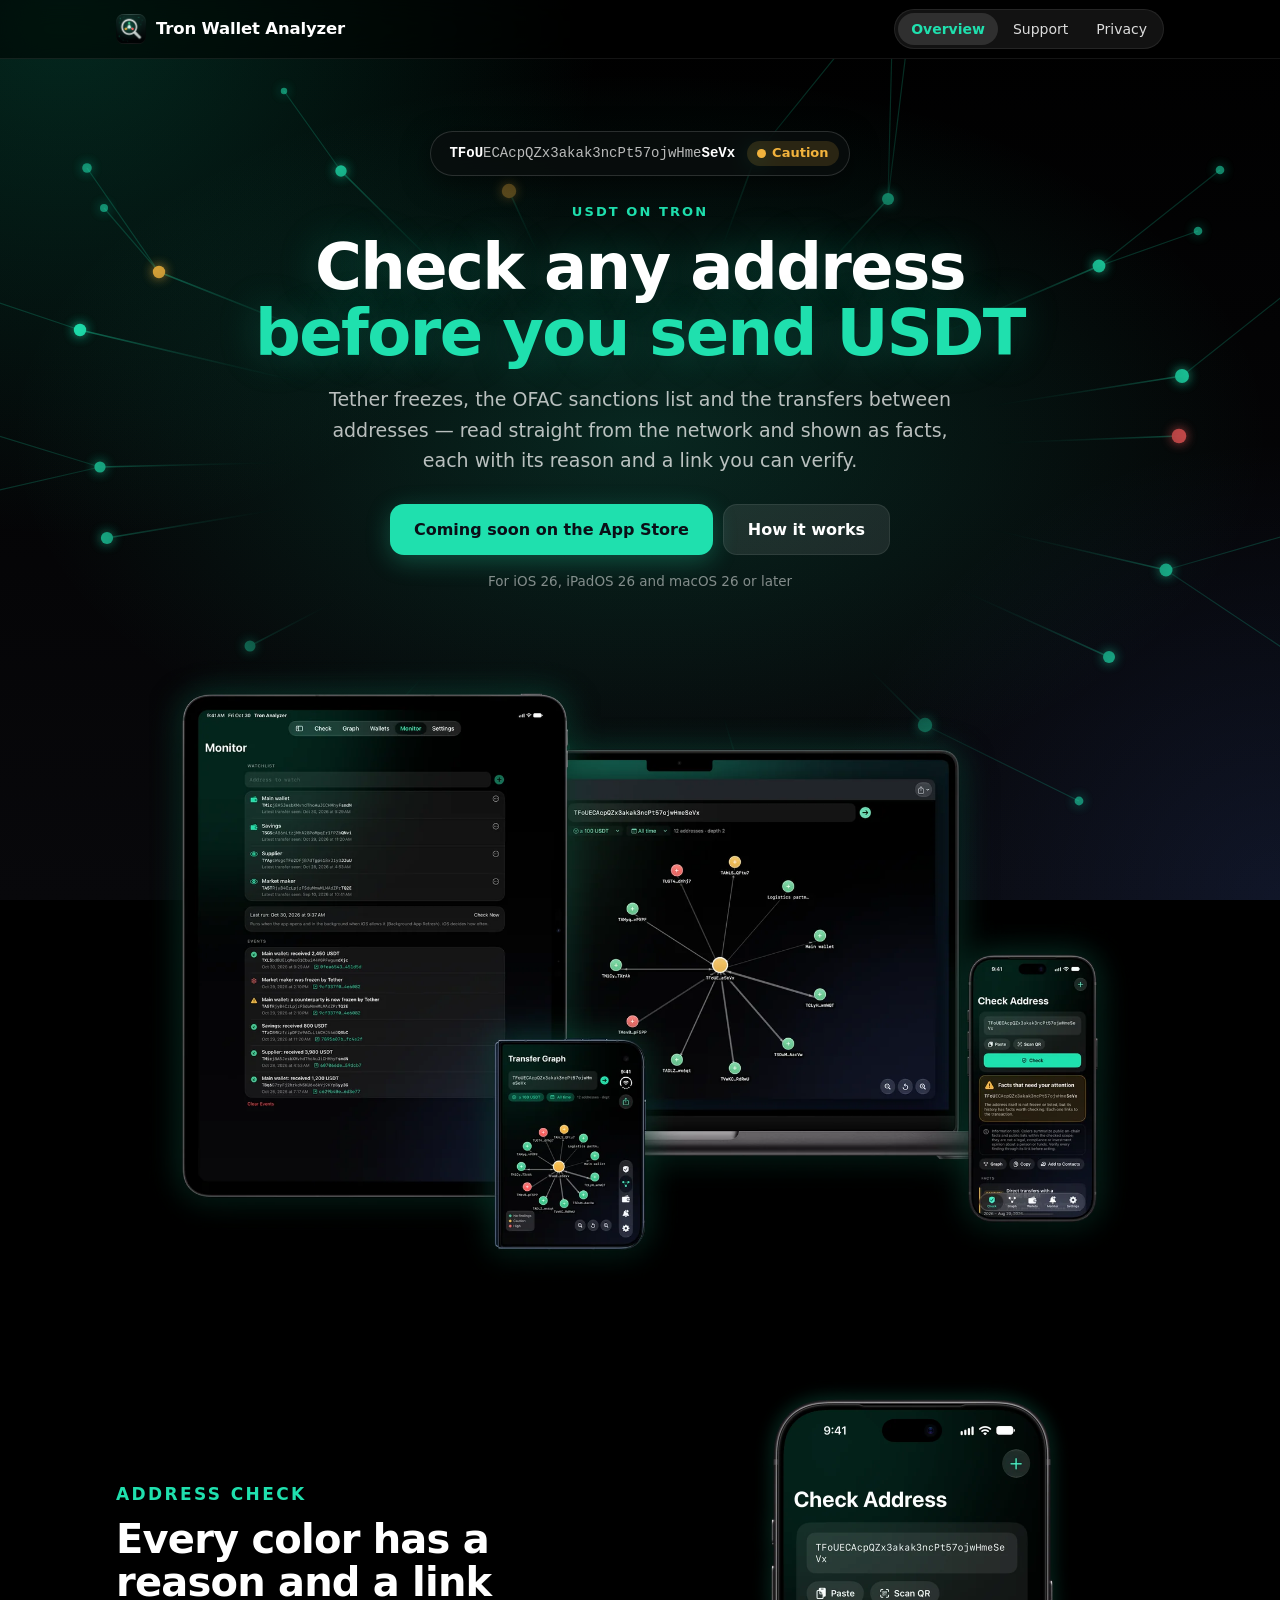
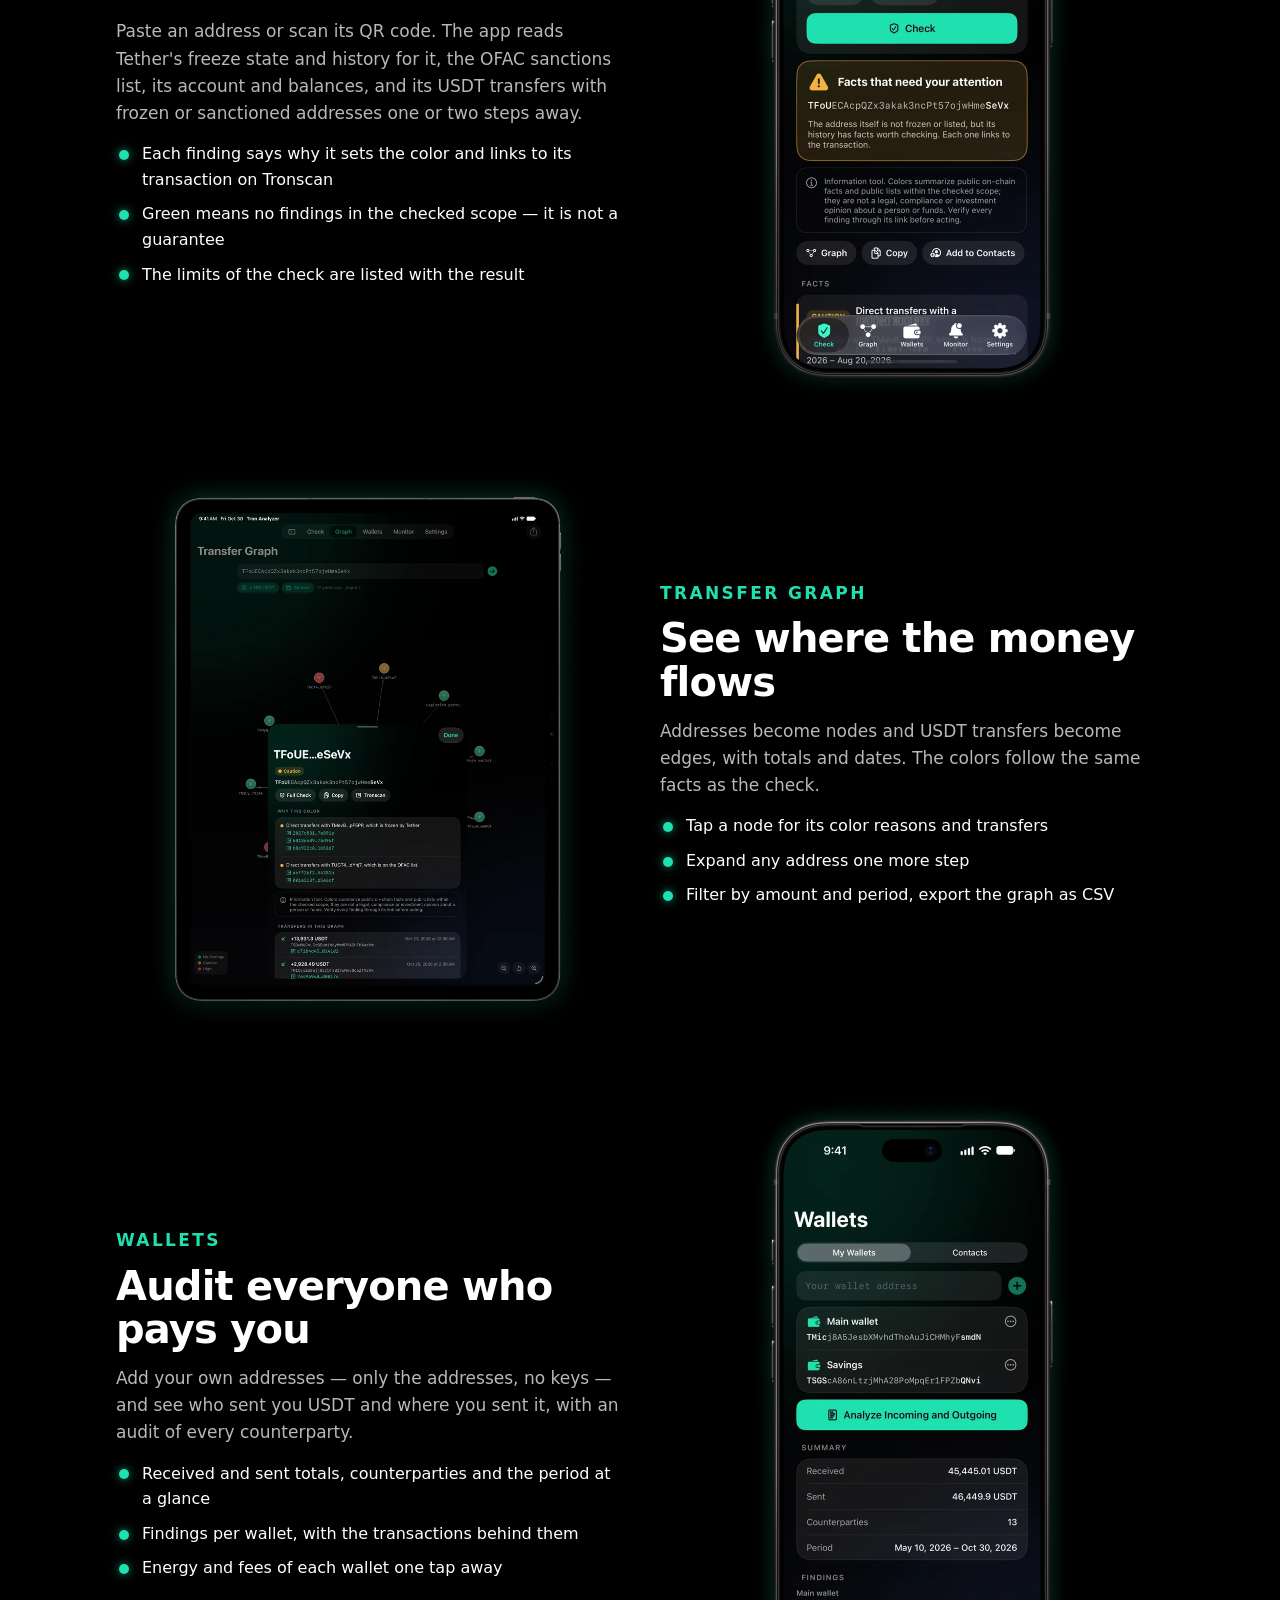
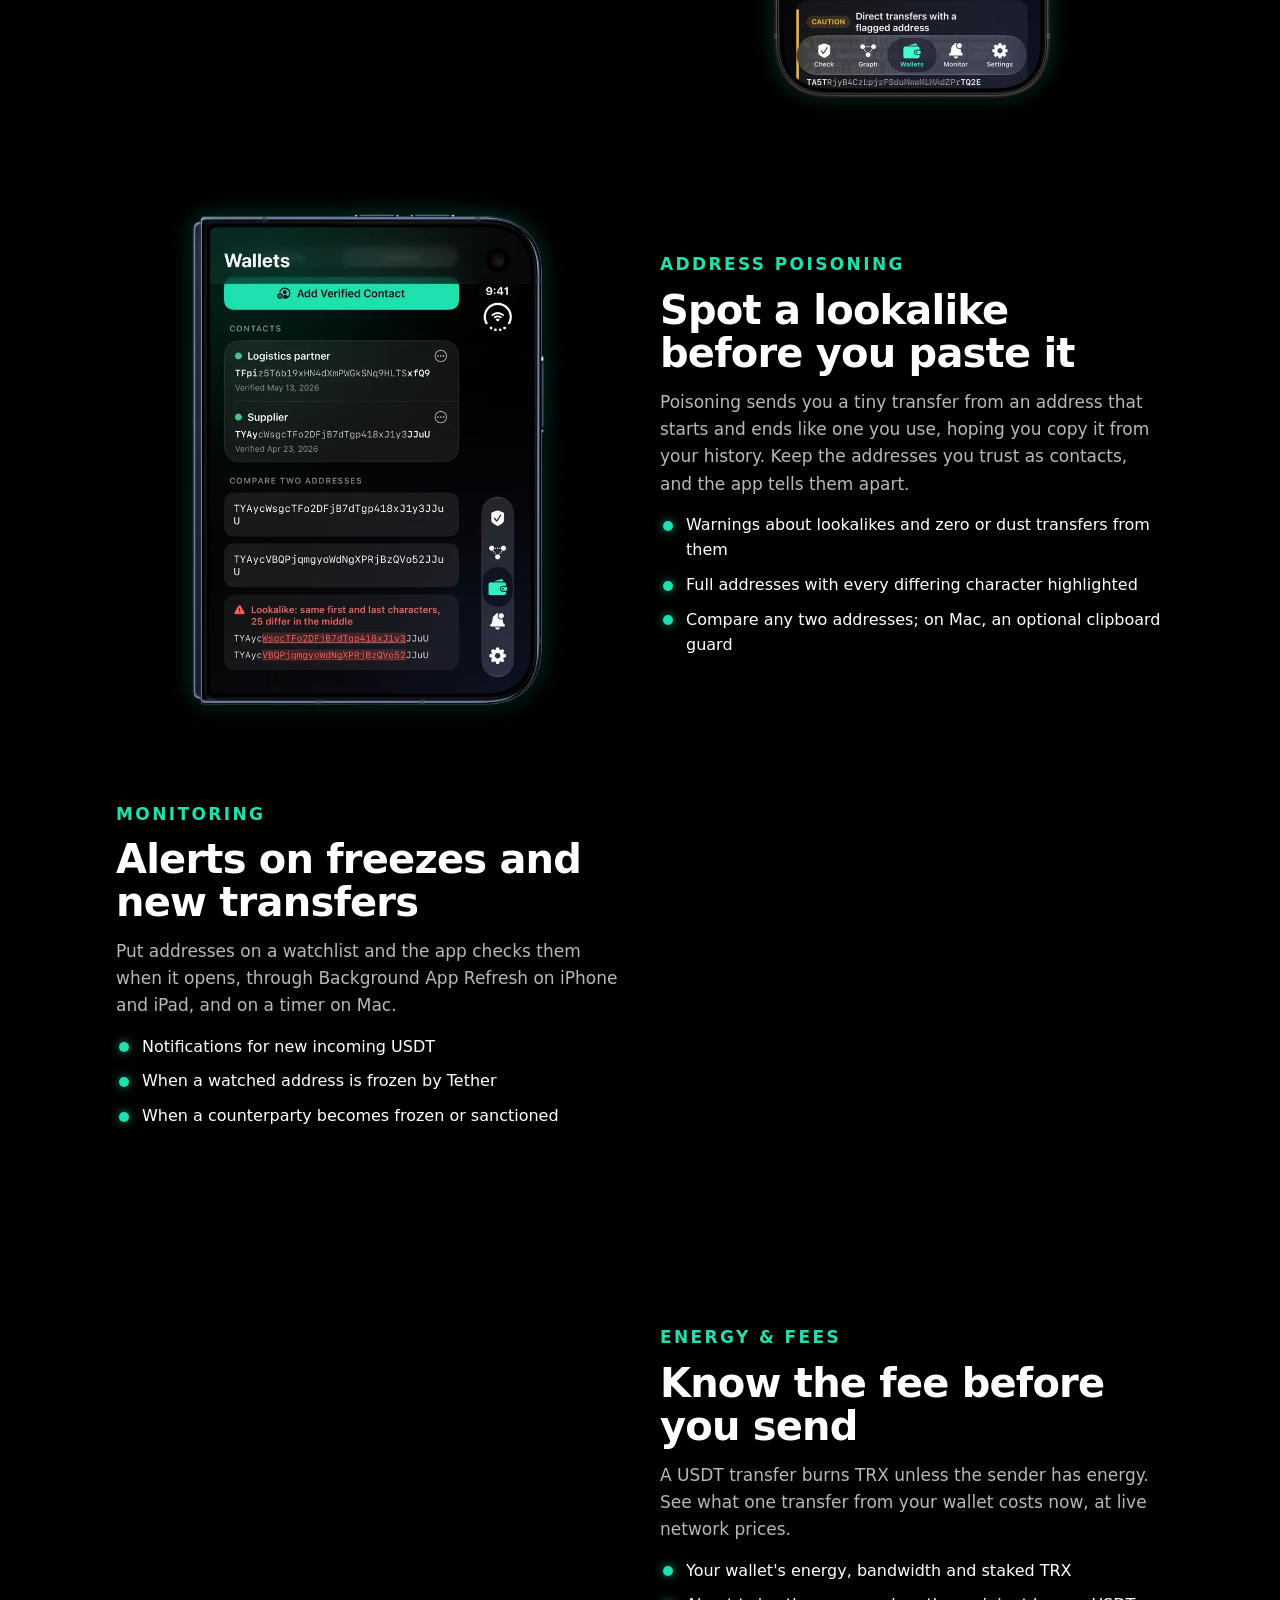
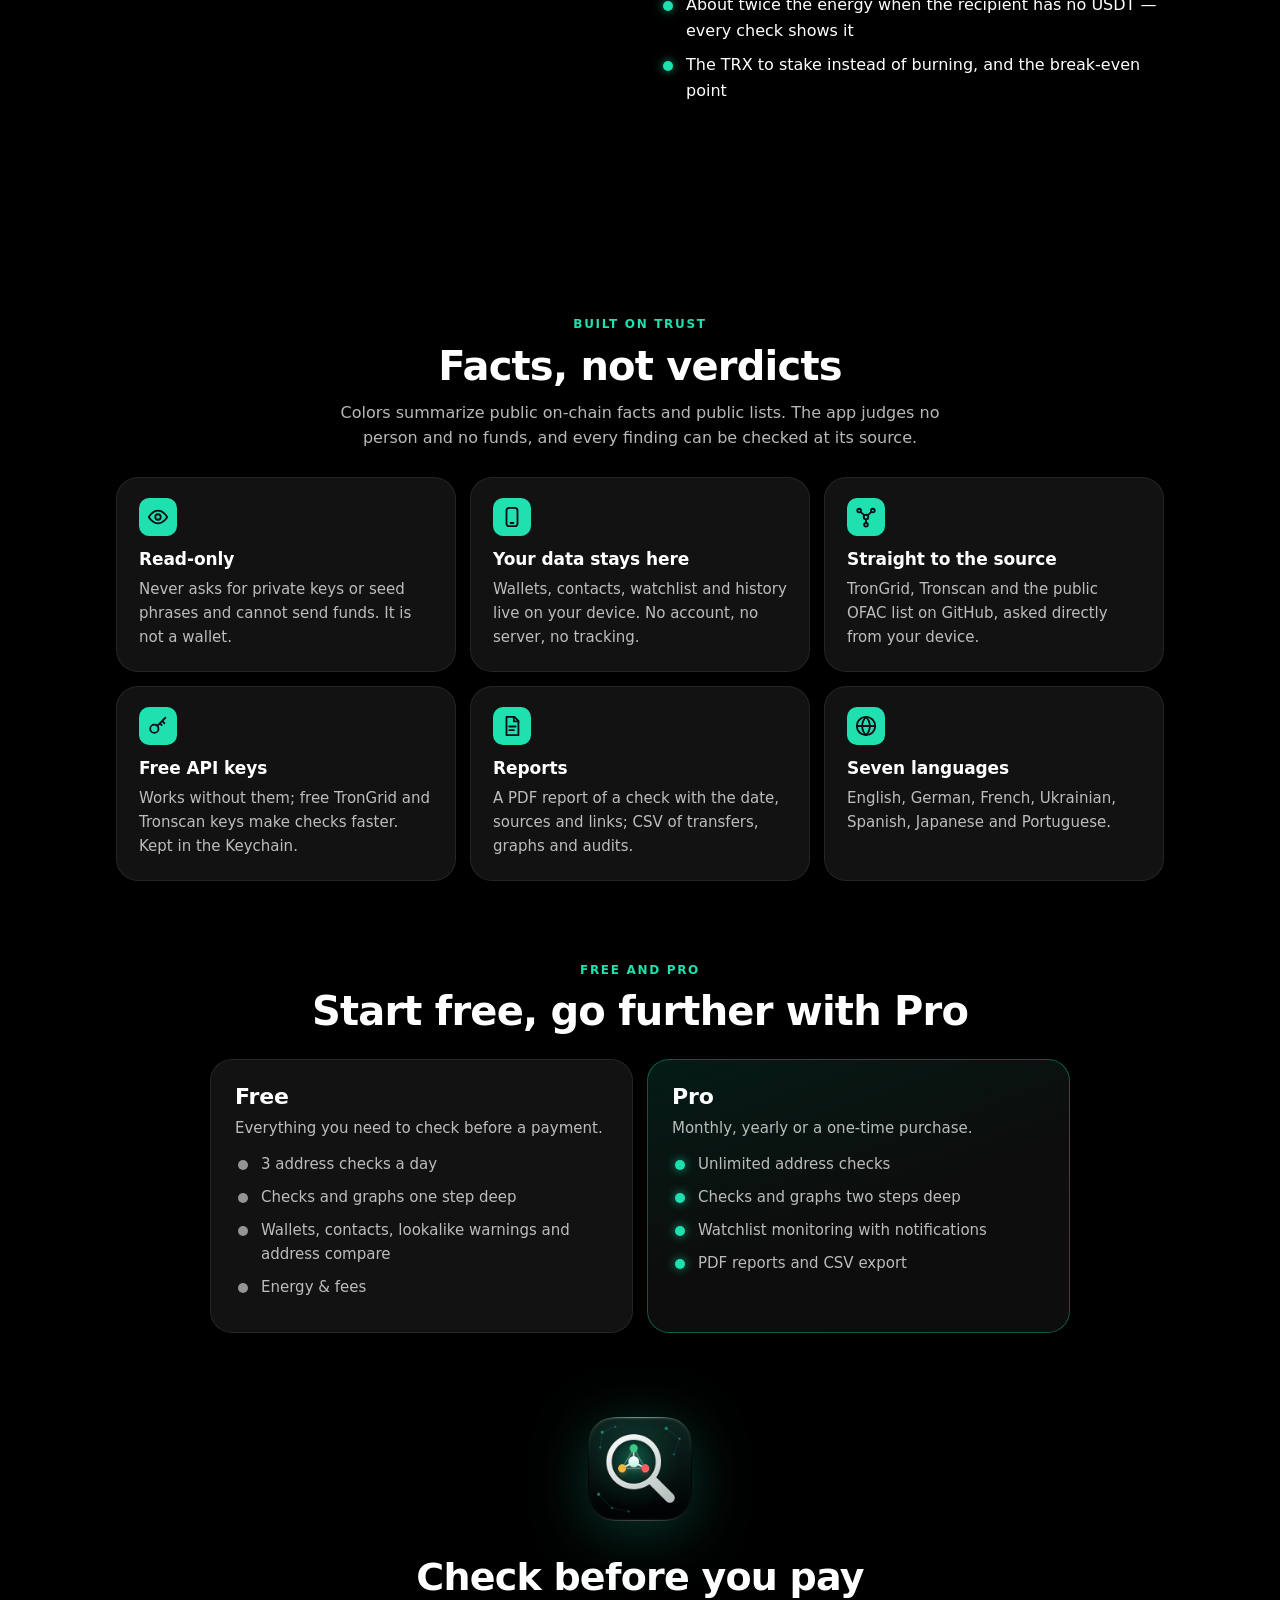
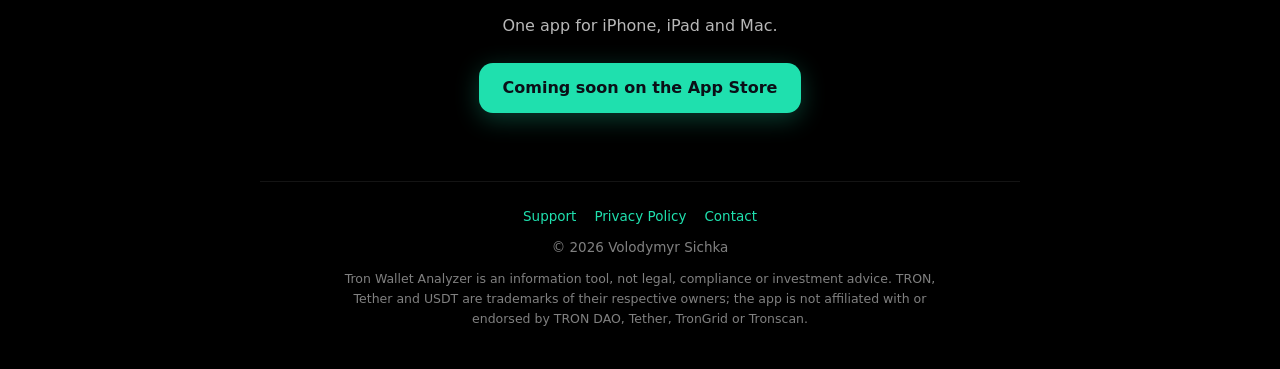
<file: index.html>
<!DOCTYPE html>
<html lang="en">
  <head>
    <meta charset="UTF-8" />
    <meta name="viewport" content="width=device-width, initial-scale=1" />
    <title>Tron Wallet Analyzer</title>
    <meta http-equiv="refresh" content="0; url=marketing.html" />
    <link rel="canonical" href="https://vybgss.github.io/tron-wallet-analyzer-docs/marketing.html" />
    <link rel="icon" type="image/png" href="assets/favicon.png" />
  </head>
  <body>
    <p><a href="marketing.html">Tron Wallet Analyzer</a></p>
  </body>
</html>
</file>
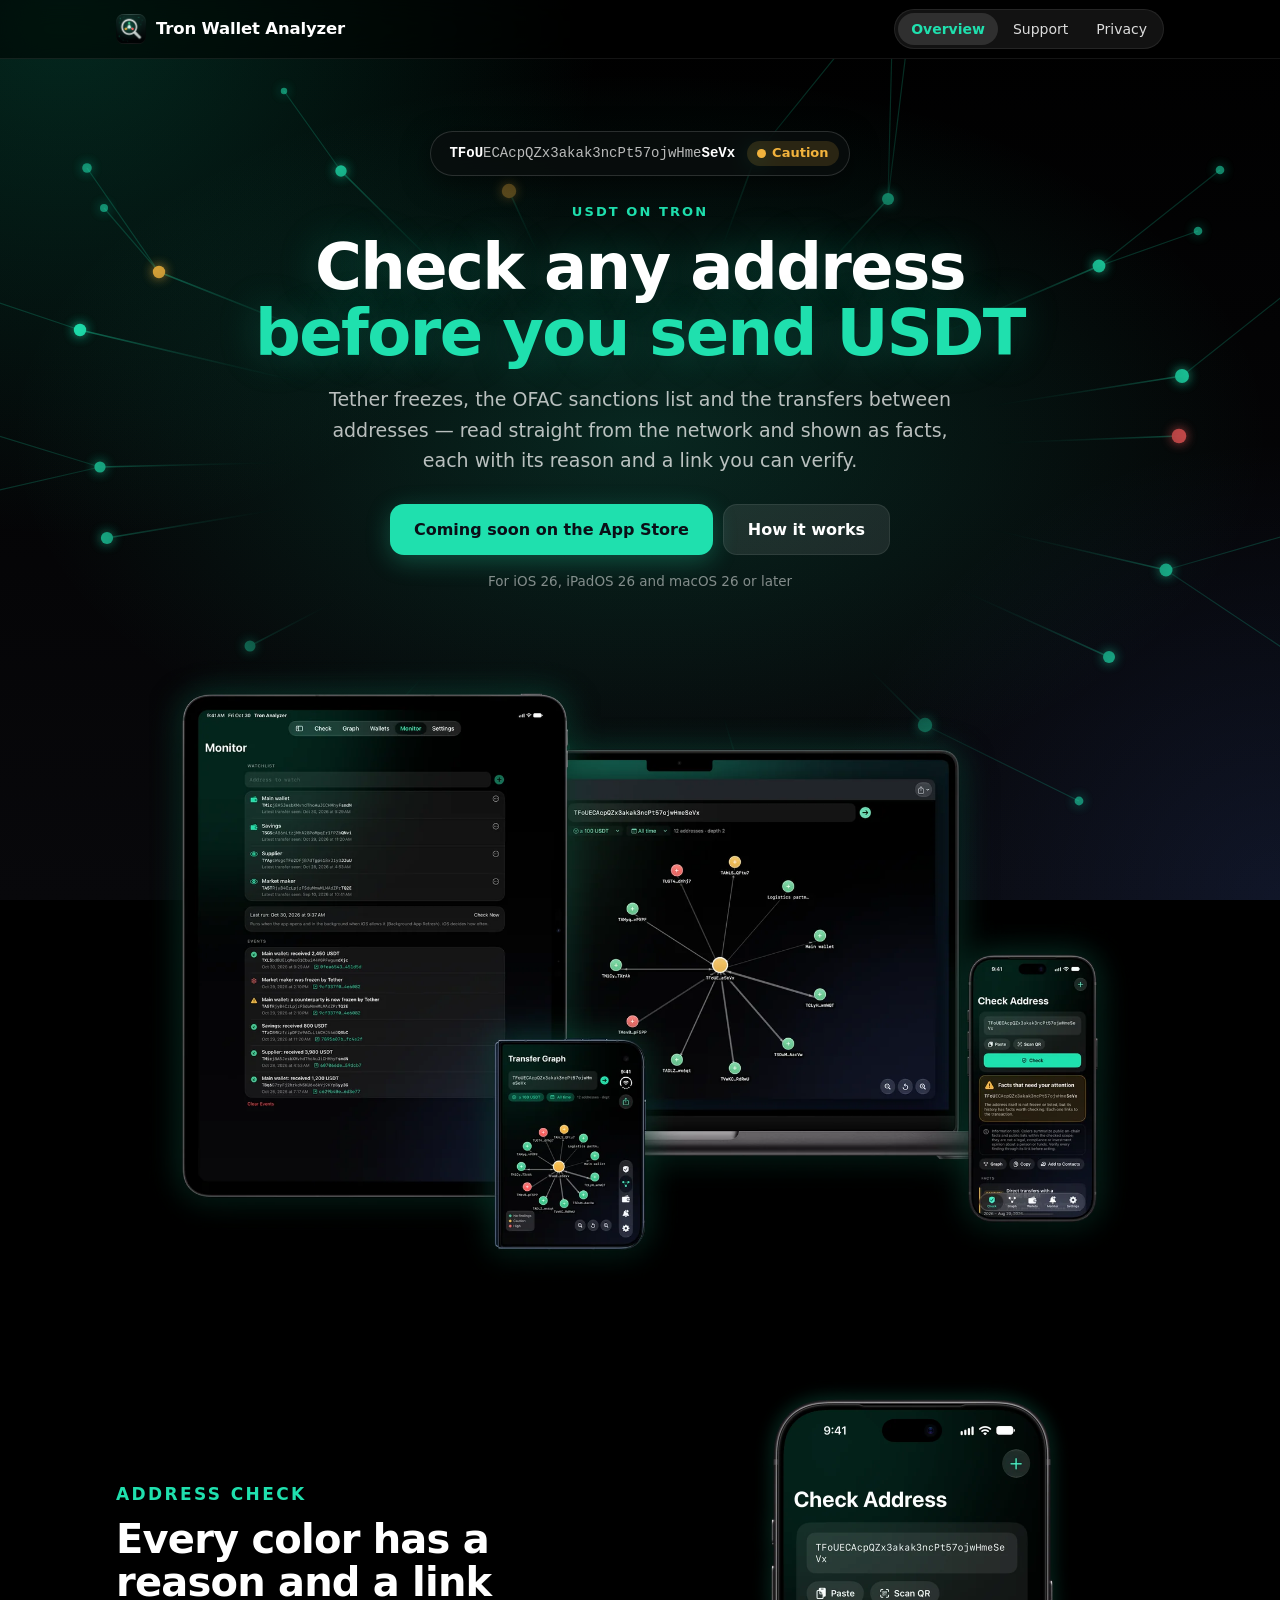
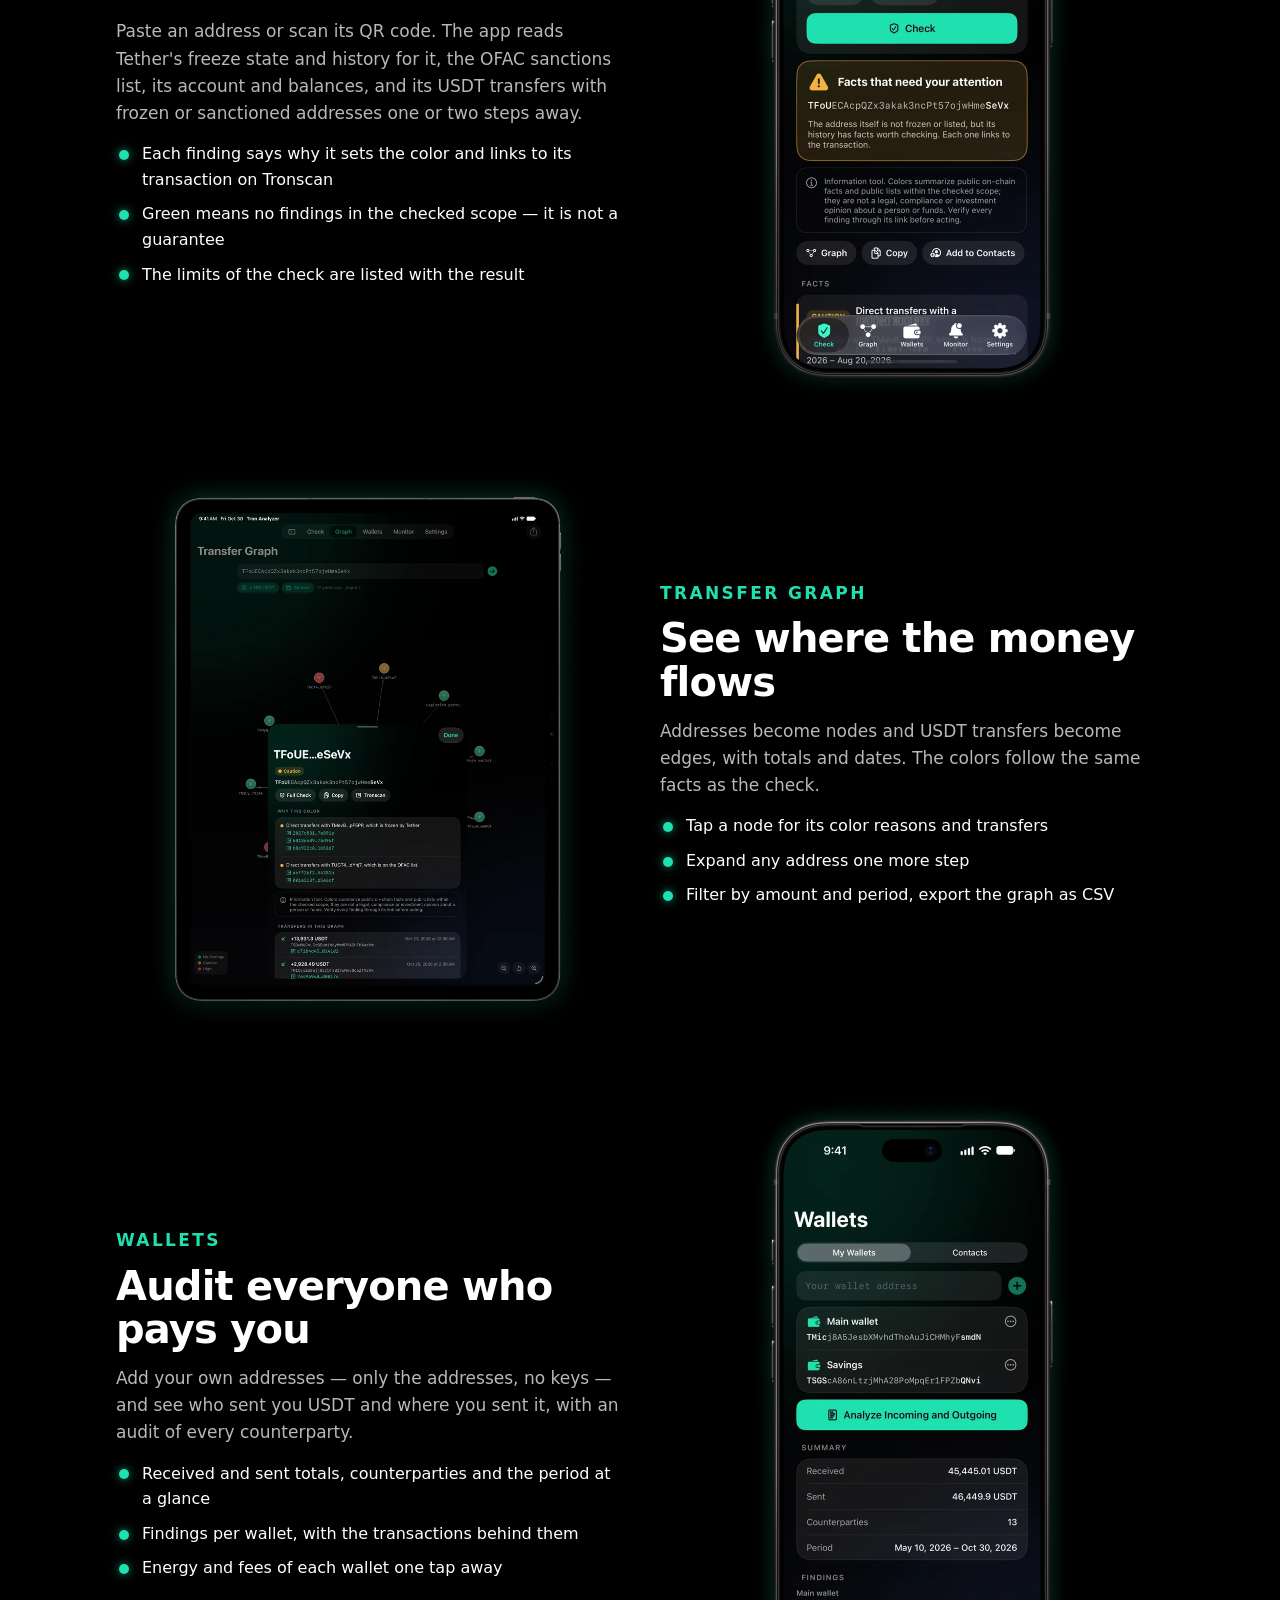
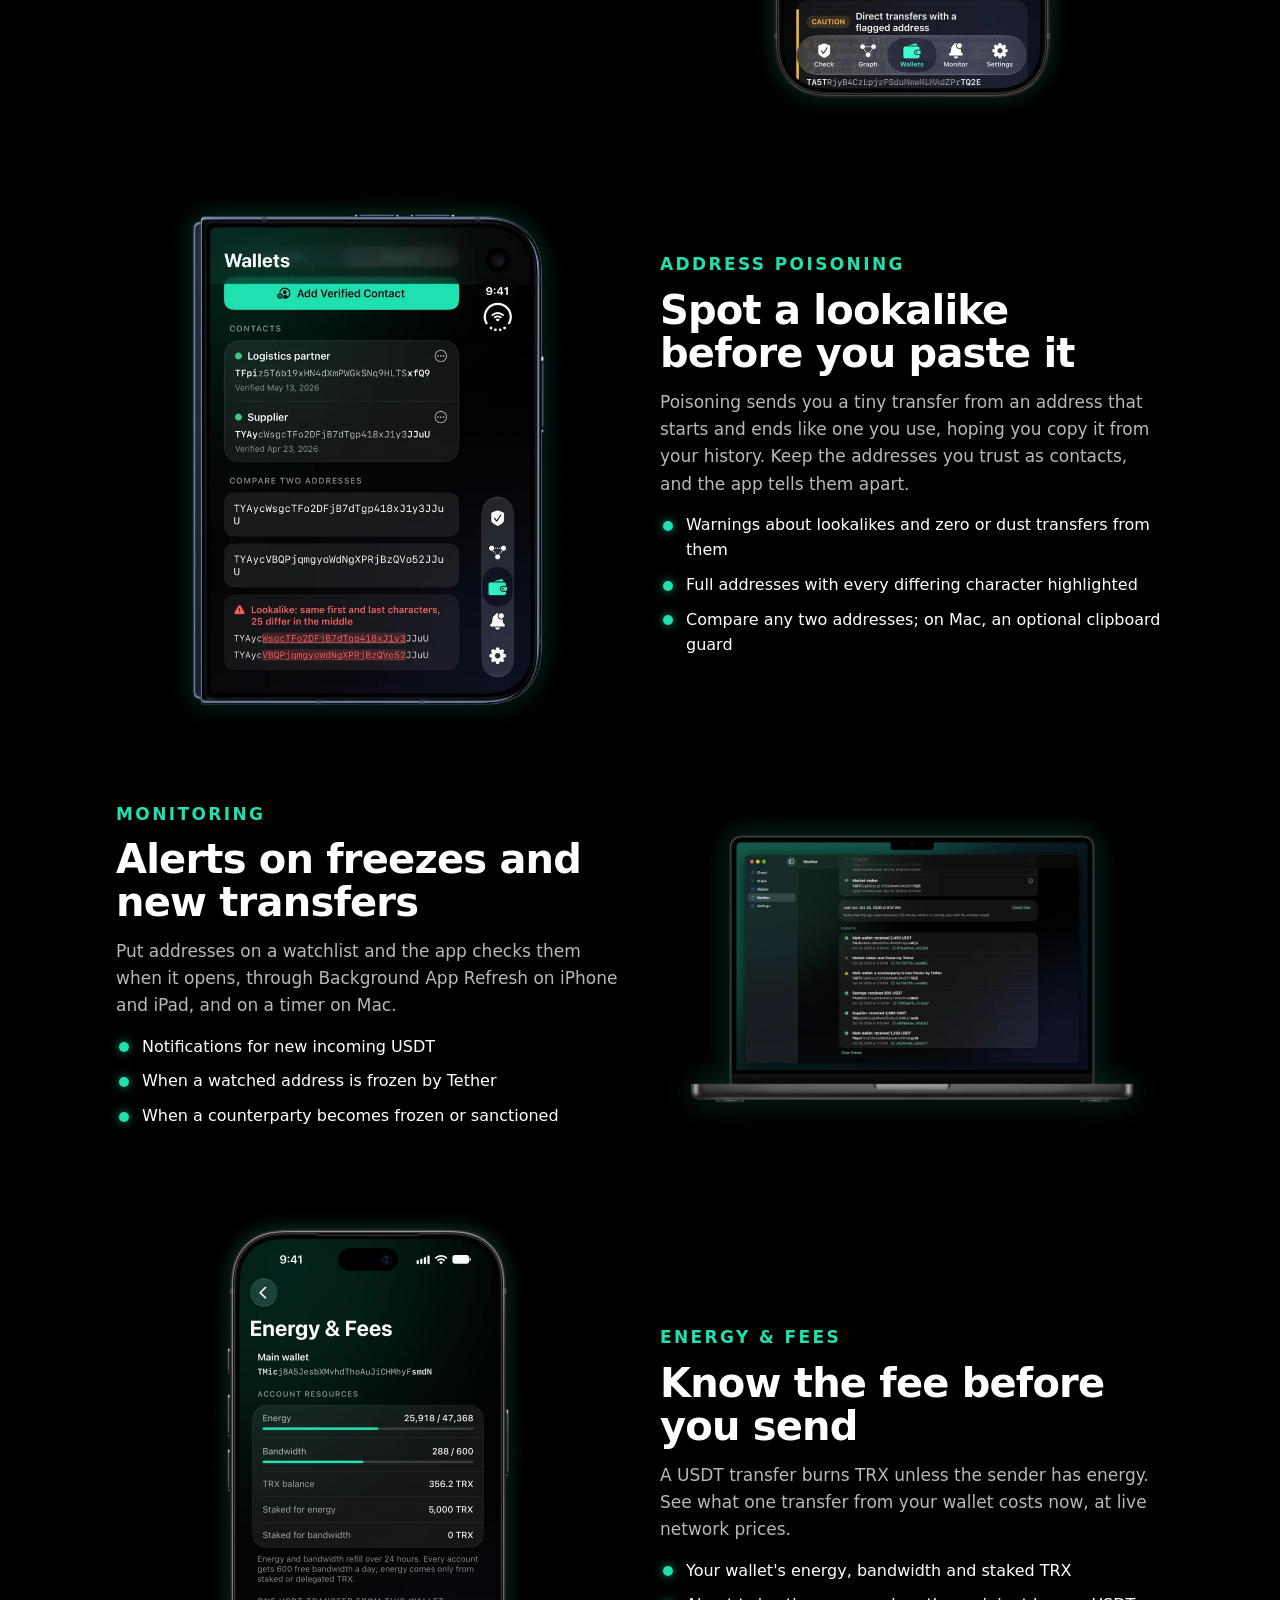
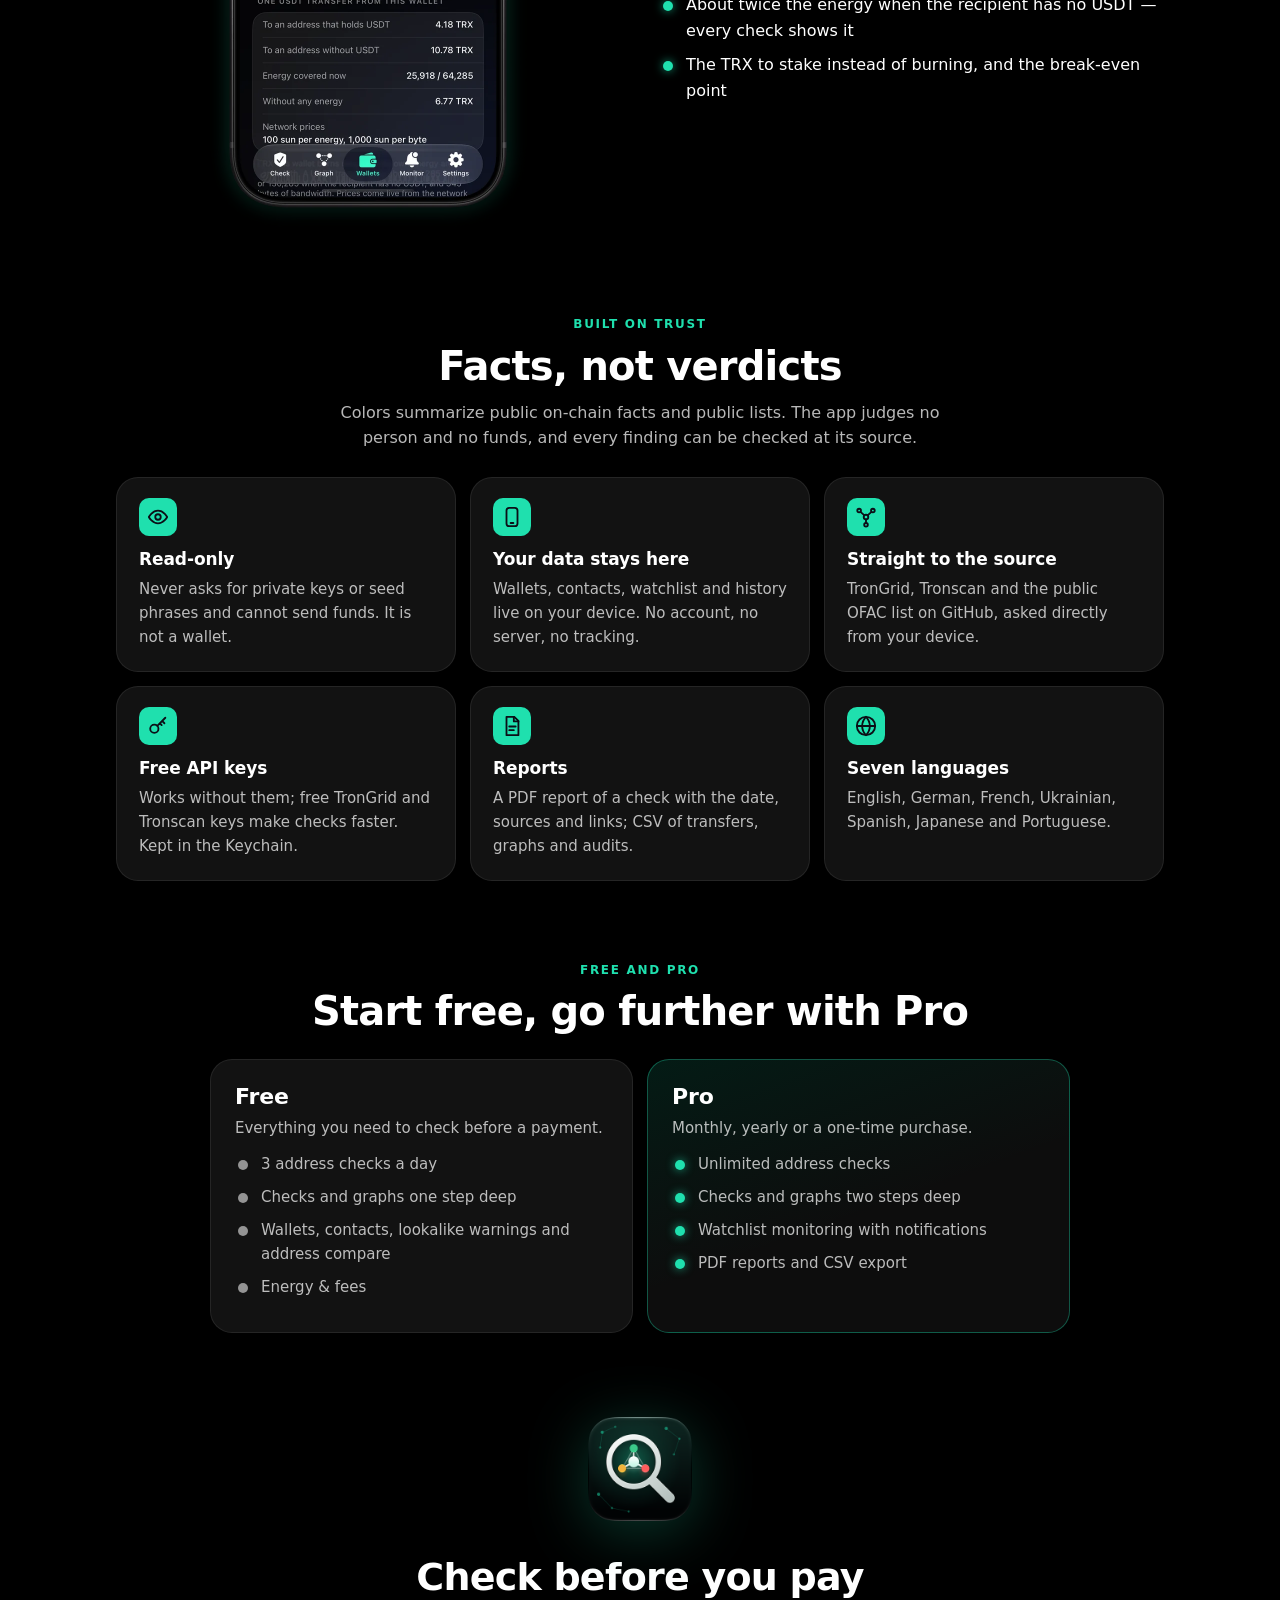
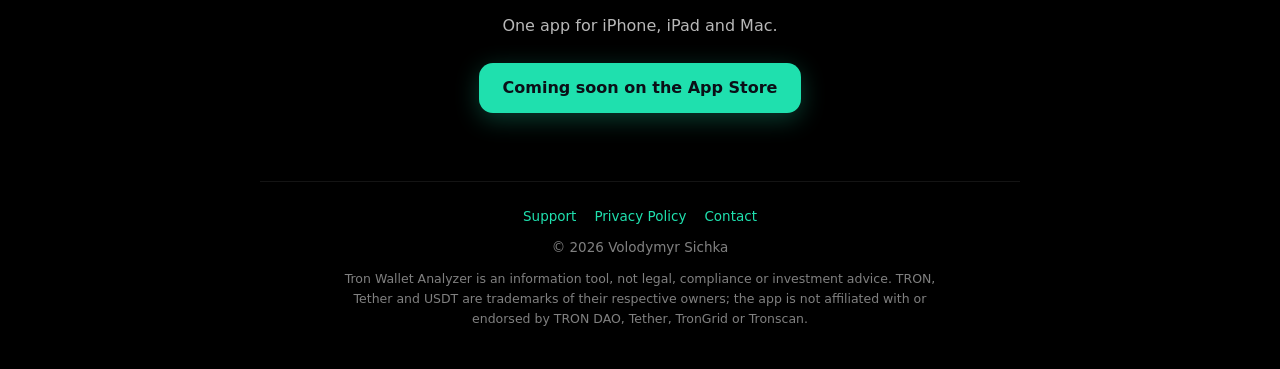
<file: marketing.html>
<!DOCTYPE html>
<html lang="en">

<head>
  <meta charset="UTF-8" />
  <meta name="viewport" content="width=device-width, initial-scale=1, viewport-fit=cover" />
  <title>Tron Wallet Analyzer — check a Tron address before you send USDT</title>
  <meta name="description"
    content="Tron Wallet Analyzer checks Tron addresses that send or receive USDT: Tether freezes, the OFAC sanctions list and transfers between addresses, every finding with its reason and a link. On iPhone, iPad and Mac." />
  <meta name="theme-color" content="#000000" />
  <meta property="og:type" content="website" />
  <meta property="og:title" content="Tron Wallet Analyzer — facts behind every address" />
  <meta property="og:description"
    content="Check a Tron address before you send USDT: Tether freezes, the OFAC list and transfers, every finding with its reason and a link." />
  <meta property="og:image" content="https://vybgss.github.io/tron-wallet-analyzer-docs/assets/og-image.jpg" />
  <meta name="twitter:card" content="summary_large_image" />
  <link rel="icon" type="image/png" href="assets/favicon.png" />
  <link rel="apple-touch-icon" href="assets/apple-touch-icon.png" />
  <link rel="stylesheet" href="assets/site.css" />
</head>

<body>
  <header class="bar">
    <div class="bar-inner">
      <a class="brand" href="marketing.html"><img src="assets/icon.png" alt="" /><span>Tron Wallet Analyzer</span></a>
      <nav class="nav" aria-label="Site">
        <a href="marketing.html" aria-current="page">Overview</a>
        <a href="support.html">Support</a>
        <a href="privacy-policy.html">Privacy</a>
      </nav>
    </div>
  </header>

  <main>
    <section class="hero">
      <div class="hero-inner">
        <!-- An address as the check shows it: the ends that people compare in bold, then its color. -->
        <div class="chip" aria-hidden="true">
          <span class="addr"><b>TFoU</b>ECAcpQZx3akak3ncPt57ojwHme<b>SeVx</b></span>
          <span class="badge caution">Caution</span>
        </div>

        <p class="kicker">USDT on TRON</p>
        <h1>Check any address<br /> <span class="mint">before you send USDT</span></h1>
        <p class="lede">
          Tether freezes, the OFAC sanctions list and the transfers between addresses — read
          straight from the network and shown as facts, each with its reason and a link you can
          verify.
        </p>
        <div class="actions">
          <!-- Becomes a link to the App Store page once the app is out. -->
          <span class="button primary">Coming soon on the App Store</span>
          <a class="button ghost" href="support.html">How it works</a>
        </div>
        <p class="requires">For iOS 26, iPadOS 26 and macOS 26 or later</p>

        <img class="devices" src="assets/img/hero-devices.webp" width="1800" height="1183"
          alt="Tron Wallet Analyzer on iPad, MacBook, iPhone Duo and iPhone, showing the watchlist, a transfer graph and an address check" />
      </div>
    </section>

    <div class="wide">
      <section class="feature">
        <div class="feature-text">
          <p class="label">Address check</p>
          <h2>Every color has a reason and a link</h2>
          <p>
            Paste an address or scan its QR code. The app reads Tether's freeze state and history
            for it, the OFAC sanctions list, its account and balances, and its USDT transfers
            with frozen or sanctioned addresses one or two steps away.
          </p>
          <ul class="nodes">
            <li>Each finding says why it sets the color and links to its transaction on Tronscan</li>
            <li>Green means no findings in the checked scope — it is not a guarantee</li>
            <li>The limits of the check are listed with the result</li>
          </ul>
        </div>
        <div class="feature-art">
          <img class="phone" src="assets/img/phone-check.webp" width="640" height="1236" loading="lazy"
            alt="iPhone showing an address check in yellow: facts that need your attention, with direct transfers with a flagged address and links to the transactions" />
        </div>
      </section>

      <section class="feature flip">
        <div class="feature-text">
          <p class="label">Transfer graph</p>
          <h2>See where the money flows</h2>
          <p>
            Addresses become nodes and USDT transfers become edges, with totals and dates. The
            colors follow the same facts as the check.
          </p>
          <ul class="nodes">
            <li>Tap a node for its color reasons and transfers</li>
            <li>Expand any address one more step</li>
            <li>Filter by amount and period, export the graph as CSV</li>
          </ul>
        </div>
        <div class="feature-art">
          <img class="tablet" src="assets/img/ipad-graph.webp" width="860" height="1091" loading="lazy"
            alt="iPad showing a transfer graph with the card of the root address open: why it is yellow and the transfers in the graph" />
        </div>
      </section>

      <section class="feature">
        <div class="feature-text">
          <p class="label">Wallets</p>
          <h2>Audit everyone who pays you</h2>
          <p>
            Add your own addresses — only the addresses, no keys — and see who sent you USDT and
            where you sent it, with an audit of every counterparty.
          </p>
          <ul class="nodes">
            <li>Received and sent totals, counterparties and the period at a glance</li>
            <li>Findings per wallet, with the transactions behind them</li>
            <li>Energy and fees of each wallet one tap away</li>
          </ul>
        </div>
        <div class="feature-art">
          <img class="phone" src="assets/img/phone-wallets.webp" width="640" height="1236" loading="lazy"
            alt="iPhone showing My Wallets with two wallets, the summary of received and sent USDT and the findings" />
        </div>
      </section>

      <section class="feature flip">
        <div class="feature-text">
          <p class="label">Address poisoning</p>
          <h2>Spot a lookalike before you paste it</h2>
          <p>
            Poisoning sends you a tiny transfer from an address that starts and ends like one you
            use, hoping you copy it from your history. Keep the addresses you trust as contacts,
            and the app tells them apart.
          </p>
          <ul class="nodes">
            <li>Warnings about lookalikes and zero or dust transfers from them</li>
            <li>Full addresses with every differing character highlighted</li>
            <li>Compare any two addresses; on Mac, an optional clipboard guard</li>
          </ul>
        </div>
        <div class="feature-art">
          <img class="duo" src="assets/img/duo-spoofing.webp" width="700" height="943" loading="lazy"
            alt="iPhone Duo showing two contacts and the comparison of a contact's address with a lookalike that shares its first and last characters" />
        </div>
      </section>

      <section class="feature">
        <div class="feature-text">
          <p class="label">Monitoring</p>
          <h2>Alerts on freezes and new transfers</h2>
          <p>
            Put addresses on a watchlist and the app checks them when it opens, through
            Background App Refresh on iPhone and iPad, and on a timer on Mac.
          </p>
          <ul class="nodes">
            <li>Notifications for new incoming USDT</li>
            <li>When a watched address is frozen by Tether</li>
            <li>When a counterparty becomes frozen or sanctioned</li>
          </ul>
        </div>
        <div class="feature-art">
          <img class="laptop" src="assets/img/mac-monitor.webp" width="1278" height="834" loading="lazy"
            alt="MacBook showing the Monitor tab with the last run and events: incoming USDT, an address frozen by Tether and a counterparty that is now frozen" />
        </div>
      </section>

      <section class="feature flip">
        <div class="feature-text">
          <p class="label">Energy &amp; fees</p>
          <h2>Know the fee before you send</h2>
          <p>
            A USDT transfer burns TRX unless the sender has energy. See what one transfer from
            your wallet costs now, at live network prices.
          </p>
          <ul class="nodes">
            <li>Your wallet's energy, bandwidth and staked TRX</li>
            <li>About twice the energy when the recipient has no USDT — every check shows it</li>
            <li>The TRX to stake instead of burning, and the break-even point</li>
          </ul>
        </div>
        <div class="feature-art">
          <img class="phone" src="assets/img/phone-energy.webp" width="640" height="1236" loading="lazy"
            alt="iPhone showing Energy & Fees of the main wallet: energy and bandwidth bars and the TRX one USDT transfer burns" />
        </div>
      </section>

      <section>
        <div class="section-head">
          <p class="label">Built on trust</p>
          <h2>Facts, not verdicts</h2>
          <p>Colors summarize public on-chain facts and public lists. The app judges no person and no funds, and every finding can be checked at its source.</p>
        </div>
        <div class="grid">
          <div class="card">
            <svg class="glyph" viewBox="0 0 24 24" aria-hidden="true">
              <path d="M2 12s3.6-7 10-7 10 7 10 7-3.6 7-10 7S2 12 2 12z" />
              <circle cx="12" cy="12" r="3" />
            </svg>
            <h3>Read-only</h3>
            <p>Never asks for private keys or seed phrases and cannot send funds. It is not a wallet.</p>
          </div>
          <div class="card">
            <svg class="glyph" viewBox="0 0 24 24" aria-hidden="true">
              <rect x="6" y="2" width="12" height="20" rx="3" />
              <path d="M10.5 18.5h3" />
            </svg>
            <h3>Your data stays here</h3>
            <p>Wallets, contacts, watchlist and history live on your device. No account, no server, no tracking.</p>
          </div>
          <div class="card">
            <svg class="glyph" viewBox="0 0 24 24" aria-hidden="true">
              <circle cx="12" cy="12" r="2.5" />
              <circle cx="4.5" cy="5" r="2" />
              <circle cx="19.5" cy="5" r="2" />
              <circle cx="12" cy="20.5" r="2" />
              <path d="M10.3 10.3 6 6.4M13.7 10.3 18 6.4M12 14.5v4" />
            </svg>
            <h3>Straight to the source</h3>
            <p>TronGrid, Tronscan and the public OFAC list on GitHub, asked directly from your device.</p>
          </div>
          <div class="card">
            <svg class="glyph" viewBox="0 0 24 24" aria-hidden="true">
              <circle cx="8" cy="15" r="4.5" />
              <path d="M11.2 11.8 20 3M16.5 6.5l2.5 2.5M14 9l2 2" />
            </svg>
            <h3>Free API keys</h3>
            <p>Works without them; free TronGrid and Tronscan keys make checks faster. Kept in the Keychain.</p>
          </div>
          <div class="card">
            <svg class="glyph" viewBox="0 0 24 24" aria-hidden="true">
              <path d="M6 2h8.5L19 6.5V22H6z" />
              <path d="M14 2v5h5M9 12.5h7M9 16.5h5" />
            </svg>
            <h3>Reports</h3>
            <p>A PDF report of a check with the date, sources and links; CSV of transfers, graphs and audits.</p>
          </div>
          <div class="card">
            <svg class="glyph" viewBox="0 0 24 24" aria-hidden="true">
              <circle cx="12" cy="12" r="10" />
              <path d="M2 12h20M12 2c2.8 2.9 4.2 6.2 4.2 10s-1.4 7.1-4.2 10c-2.8-2.9-4.2-6.2-4.2-10S9.2 4.9 12 2z" />
            </svg>
            <h3>Seven languages</h3>
            <p>English, German, French, Ukrainian, Spanish, Japanese and Portuguese.</p>
          </div>
        </div>
      </section>

      <section>
        <div class="section-head">
          <p class="label">Free and Pro</p>
          <h2>Start free, go further with Pro</h2>
        </div>
        <div class="plans">
          <div class="card">
            <h3>Free</h3>
            <p>Everything you need to check before a payment.</p>
            <ul class="nodes">
              <li>3 address checks a day</li>
              <li>Checks and graphs one step deep</li>
              <li>Wallets, contacts, lookalike warnings and address compare</li>
              <li>Energy &amp; fees</li>
            </ul>
          </div>
          <div class="card pro">
            <h3>Pro</h3>
            <p>Monthly, yearly or a one-time purchase.</p>
            <ul class="nodes">
              <li>Unlimited address checks</li>
              <li>Checks and graphs two steps deep</li>
              <li>Watchlist monitoring with notifications</li>
              <li>PDF reports and CSV export</li>
            </ul>
          </div>
        </div>
      </section>

      <section class="closing">
        <img src="assets/icon.png" width="104" height="104" alt="Tron Wallet Analyzer app icon" />
        <h2>Check before you pay</h2>
        <p>One app for iPhone, iPad and Mac.</p>
        <!-- Becomes a link to the App Store page once the app is out. -->
        <span class="button primary">Coming soon on the App Store</span>
      </section>
    </div>
  </main>

  <footer class="foot">
    <nav aria-label="Footer">
      <a href="support.html">Support</a>
      <a href="privacy-policy.html">Privacy Policy</a>
      <a href="mailto:volodymyr.sichka@gmail.com">Contact</a>
    </nav>
    <p>© 2026 Volodymyr Sichka</p>
    <p class="legal">Tron Wallet Analyzer is an information tool, not legal, compliance or investment
      advice. TRON, Tether and USDT are trademarks of their respective owners; the app is not
      affiliated with or endorsed by TRON DAO, Tether, TronGrid or Tronscan.</p>
  </footer>
</body>

</html>
</file>
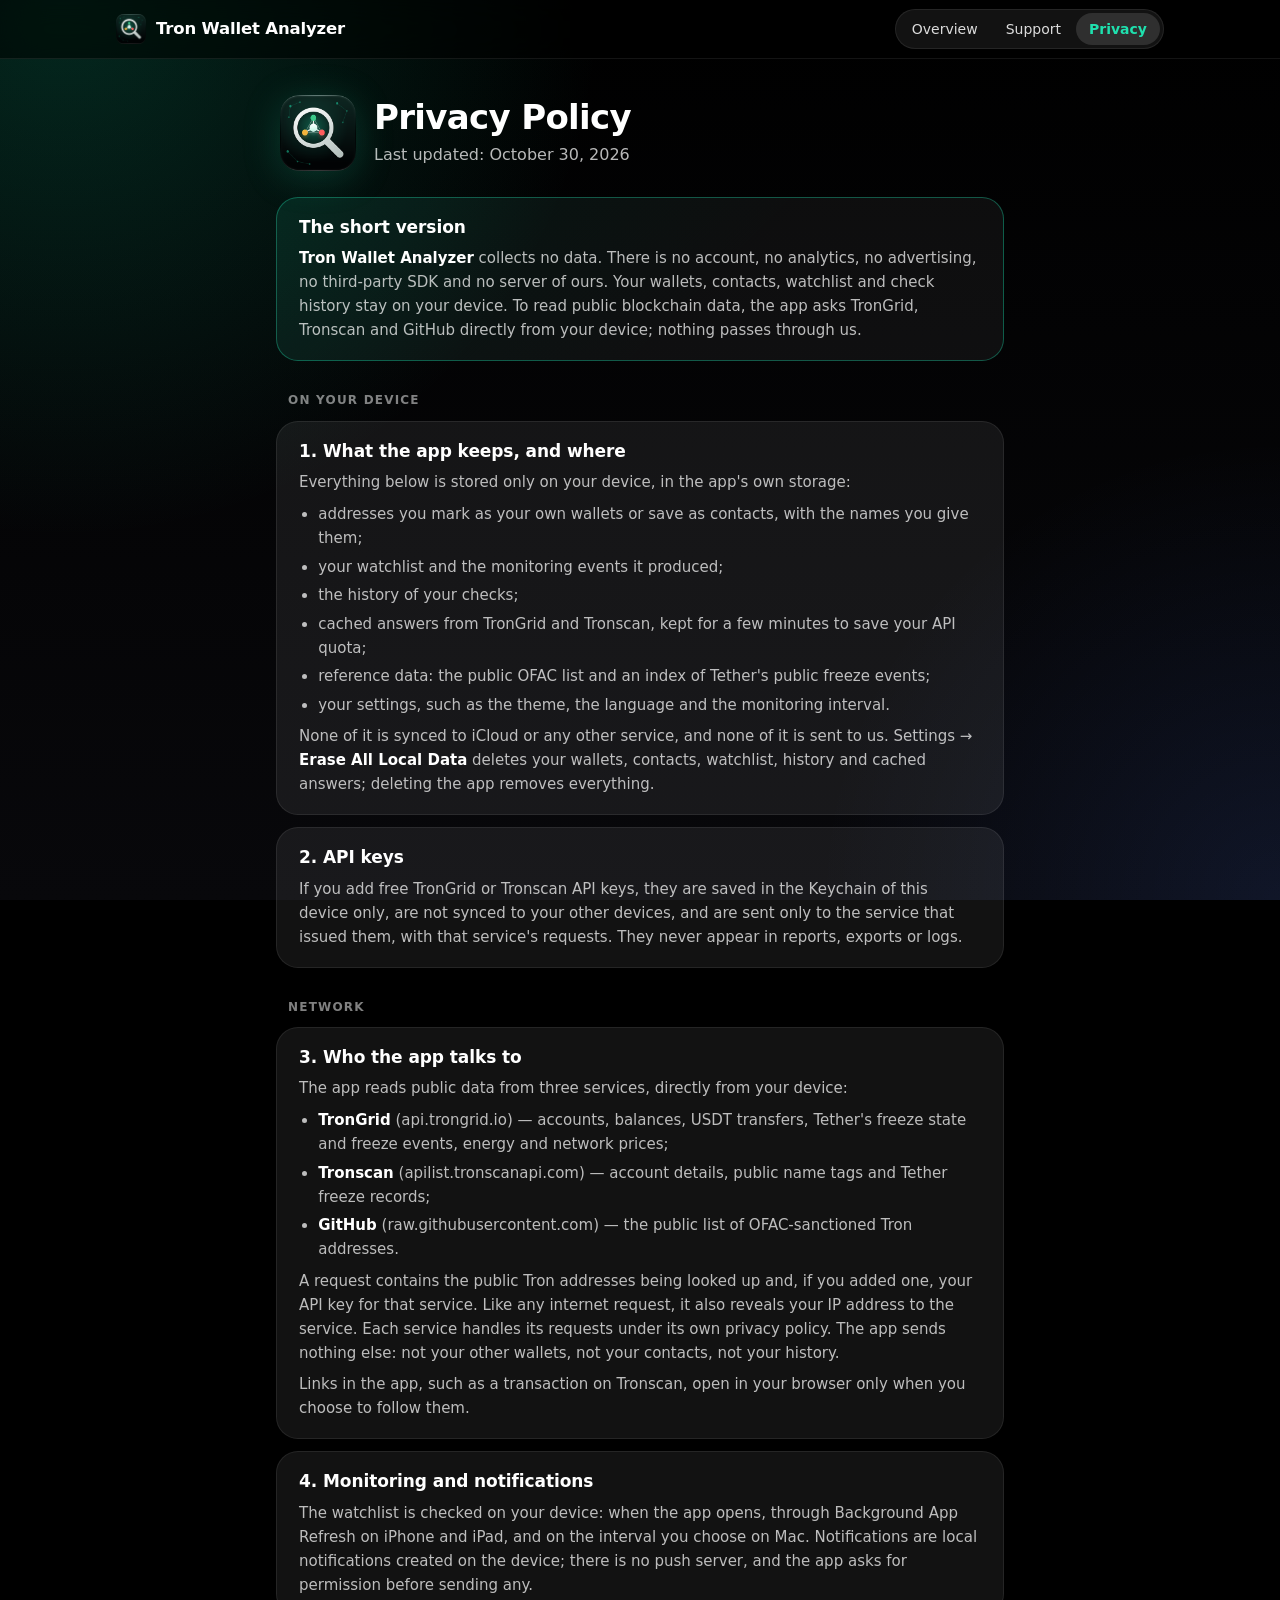
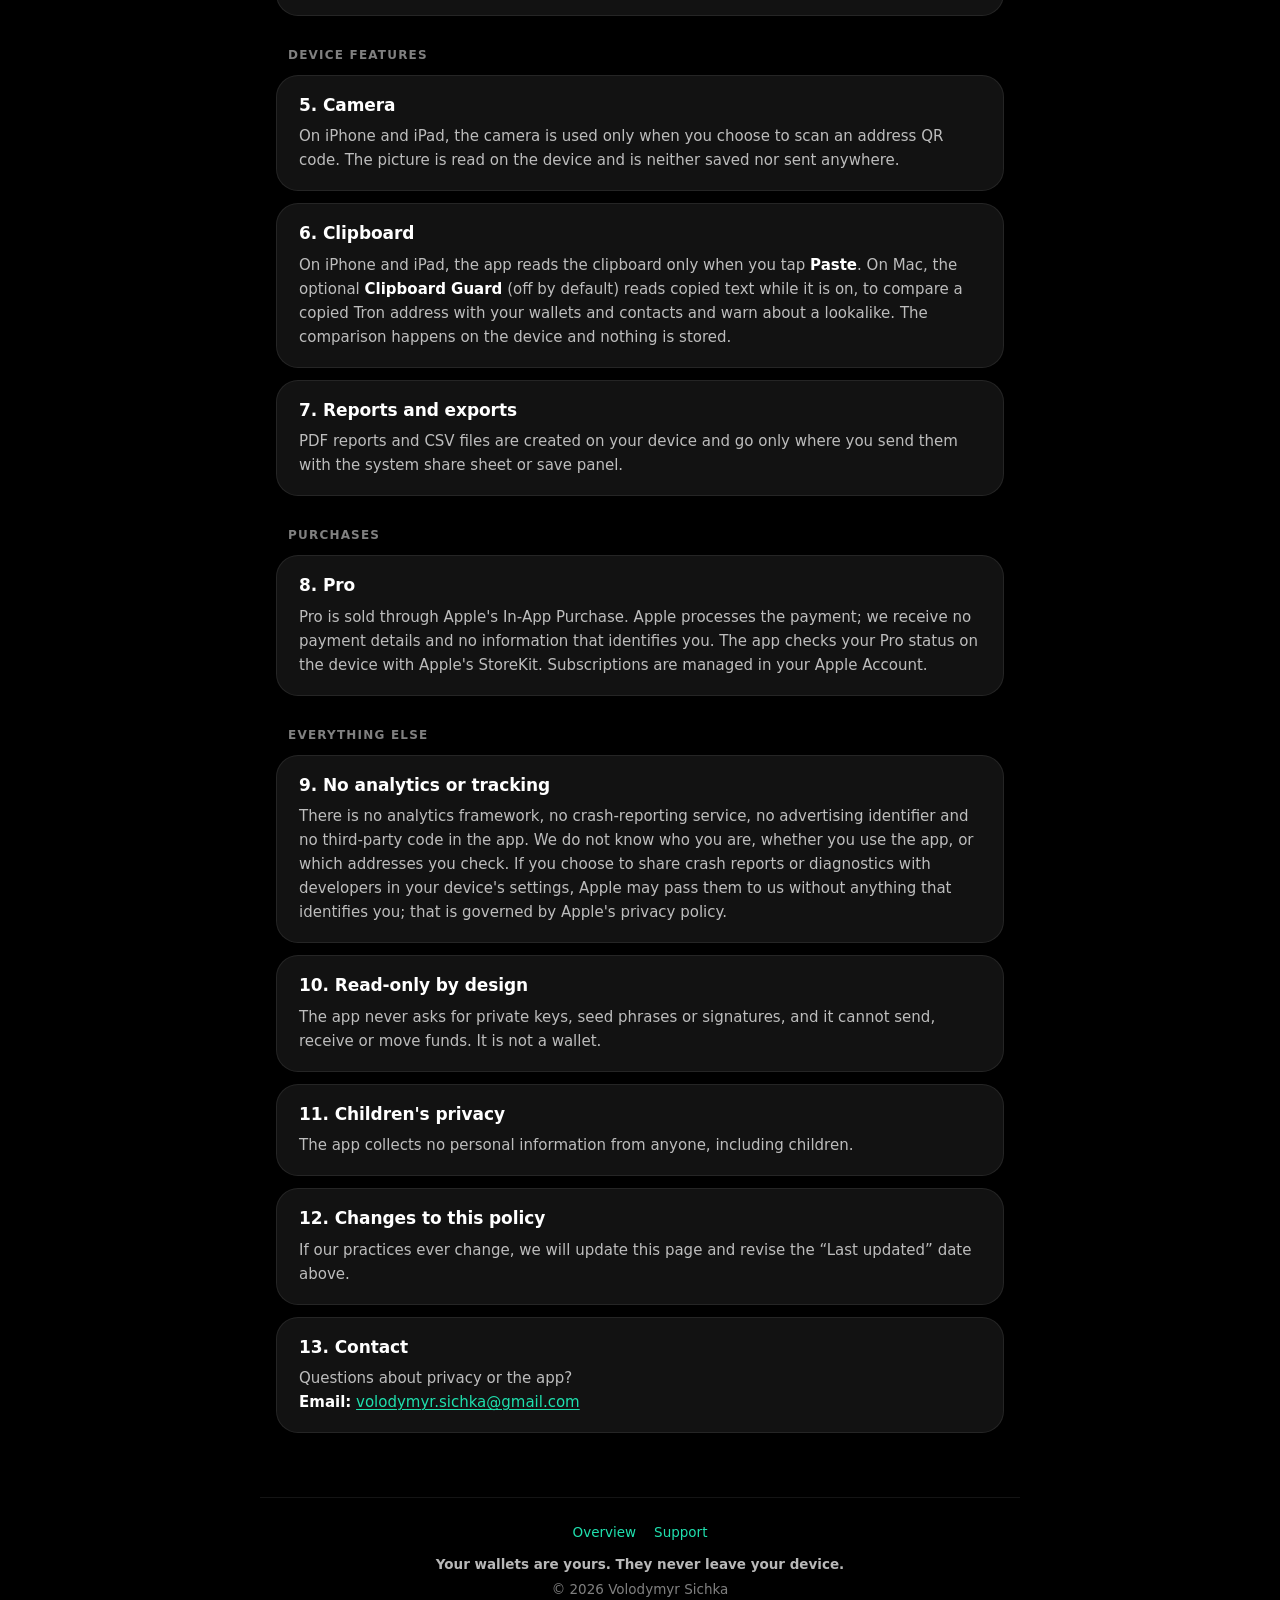
<file: privacy-policy.html>
<!DOCTYPE html>
<html lang="en">

<head>
  <meta charset="UTF-8" />
  <meta name="viewport" content="width=device-width, initial-scale=1, viewport-fit=cover" />
  <title>Tron Wallet Analyzer — Privacy Policy</title>
  <meta name="description" content="Tron Wallet Analyzer collects no data: no account, no analytics, no tracking and no server of ours. Your wallets, contacts and history stay on your device." />
  <meta name="theme-color" content="#000000" />
  <link rel="icon" type="image/png" href="assets/favicon.png" />
  <link rel="apple-touch-icon" href="assets/apple-touch-icon.png" />
  <link rel="stylesheet" href="assets/site.css" />
</head>

<body>
  <header class="bar">
    <div class="bar-inner">
      <a class="brand" href="marketing.html"><img src="assets/icon.png" alt="" /><span>Tron Wallet Analyzer</span></a>
      <nav class="nav" aria-label="Site">
        <a href="marketing.html">Overview</a>
        <a href="support.html">Support</a>
        <a href="privacy-policy.html" aria-current="page">Privacy</a>
      </nav>
    </div>
  </header>

  <main class="page">
    <div class="page-head">
      <img src="assets/icon.png" width="76" height="76" alt="Tron Wallet Analyzer app icon" />
      <div>
        <h1>Privacy Policy</h1>
        <p>Last updated: October 30, 2026</p>
      </div>
    </div>

    <div class="card short">
      <h2>The short version</h2>
      <p>
        <strong>Tron Wallet Analyzer</strong> collects no data. There is no account, no
        analytics, no advertising, no third-party SDK and no server of ours. Your wallets,
        contacts, watchlist and check history stay on your device. To read public blockchain
        data, the app asks TronGrid, Tronscan and GitHub directly from your device; nothing
        passes through us.
      </p>
    </div>

    <p class="label">On your device</p>

    <div class="card">
      <h2>1. What the app keeps, and where</h2>
      <p>Everything below is stored only on your device, in the app's own storage:</p>
      <ul>
        <li>addresses you mark as your own wallets or save as contacts, with the names you give them;</li>
        <li>your watchlist and the monitoring events it produced;</li>
        <li>the history of your checks;</li>
        <li>cached answers from TronGrid and Tronscan, kept for a few minutes to save your API quota;</li>
        <li>reference data: the public OFAC list and an index of Tether's public freeze events;</li>
        <li>your settings, such as the theme, the language and the monitoring interval.</li>
      </ul>
      <p>
        None of it is synced to iCloud or any other service, and none of it is sent to us. Settings
        → <strong>Erase All Local Data</strong> deletes your wallets, contacts, watchlist, history
        and cached answers; deleting the app removes everything.
      </p>
    </div>

    <div class="card">
      <h2>2. API keys</h2>
      <p>
        If you add free TronGrid or Tronscan API keys, they are saved in the Keychain of this
        device only, are not synced to your other devices, and are sent only to the service that
        issued them, with that service's requests. They never appear in reports, exports or logs.
      </p>
    </div>

    <p class="label">Network</p>

    <div class="card">
      <h2>3. Who the app talks to</h2>
      <p>
        The app reads public data from three services, directly from your device:
      </p>
      <ul>
        <li><strong>TronGrid</strong> (api.trongrid.io) — accounts, balances, USDT transfers,
          Tether's freeze state and freeze events, energy and network prices;</li>
        <li><strong>Tronscan</strong> (apilist.tronscanapi.com) — account details, public name
          tags and Tether freeze records;</li>
        <li><strong>GitHub</strong> (raw.githubusercontent.com) — the public list of OFAC-sanctioned
          Tron addresses.</li>
      </ul>
      <p>
        A request contains the public Tron addresses being looked up and, if you added one, your
        API key for that service. Like any internet request, it also reveals your IP address to
        the service. Each service handles its requests under its own privacy policy. The app
        sends nothing else: not your other wallets, not your contacts, not your history.
      </p>
      <p>
        Links in the app, such as a transaction on Tronscan, open in your browser only when you
        choose to follow them.
      </p>
    </div>

    <div class="card">
      <h2>4. Monitoring and notifications</h2>
      <p>
        The watchlist is checked on your device: when the app opens, through Background App
        Refresh on iPhone and iPad, and on the interval you choose on Mac. Notifications are
        local notifications created on the device; there is no push server, and the app asks for
        permission before sending any.
      </p>
    </div>

    <p class="label">Device features</p>

    <div class="card">
      <h2>5. Camera</h2>
      <p>
        On iPhone and iPad, the camera is used only when you choose to scan an address QR code.
        The picture is read on the device and is neither saved nor sent anywhere.
      </p>
    </div>

    <div class="card">
      <h2>6. Clipboard</h2>
      <p>
        On iPhone and iPad, the app reads the clipboard only when you tap <strong>Paste</strong>.
        On Mac, the optional <strong>Clipboard Guard</strong> (off by default) reads copied text
        while it is on, to compare a copied Tron address with your wallets and contacts and warn
        about a lookalike. The comparison happens on the device and nothing is stored.
      </p>
    </div>

    <div class="card">
      <h2>7. Reports and exports</h2>
      <p>
        PDF reports and CSV files are created on your device and go only where you send them with
        the system share sheet or save panel.
      </p>
    </div>

    <p class="label">Purchases</p>

    <div class="card">
      <h2>8. Pro</h2>
      <p>
        Pro is sold through Apple's In-App Purchase. Apple processes the payment; we receive no
        payment details and no information that identifies you. The app checks your Pro status on
        the device with Apple's StoreKit. Subscriptions are managed in your Apple Account.
      </p>
    </div>

    <p class="label">Everything else</p>

    <div class="card">
      <h2>9. No analytics or tracking</h2>
      <p>
        There is no analytics framework, no crash-reporting service, no advertising identifier
        and no third-party code in the app. We do not know who you are, whether you use the app,
        or which addresses you check. If you choose to share crash reports or diagnostics with
        developers in your device's settings, Apple may pass them to us without anything that
        identifies you; that is governed by Apple's privacy policy.
      </p>
    </div>

    <div class="card">
      <h2>10. Read-only by design</h2>
      <p>
        The app never asks for private keys, seed phrases or signatures, and it cannot send,
        receive or move funds. It is not a wallet.
      </p>
    </div>

    <div class="card">
      <h2>11. Children's privacy</h2>
      <p>The app collects no personal information from anyone, including children.</p>
    </div>

    <div class="card">
      <h2>12. Changes to this policy</h2>
      <p>
        If our practices ever change, we will update this page and revise the “Last updated” date
        above.
      </p>
    </div>

    <div class="card" id="contact">
      <h2>13. Contact</h2>
      <p>
        Questions about privacy or the app?<br />
        <strong>Email:</strong>
        <a href="mailto:volodymyr.sichka@gmail.com?subject=Tron%20Wallet%20Analyzer%20privacy">volodymyr.sichka@gmail.com</a>
      </p>
    </div>
  </main>

  <footer class="foot">
    <nav aria-label="Footer">
      <a href="marketing.html">Overview</a>
      <a href="support.html">Support</a>
    </nav>
    <p class="motto">Your wallets are yours. They never leave your device.</p>
    <p>© 2026 Volodymyr Sichka</p>
  </footer>
</body>

</html>
</file>
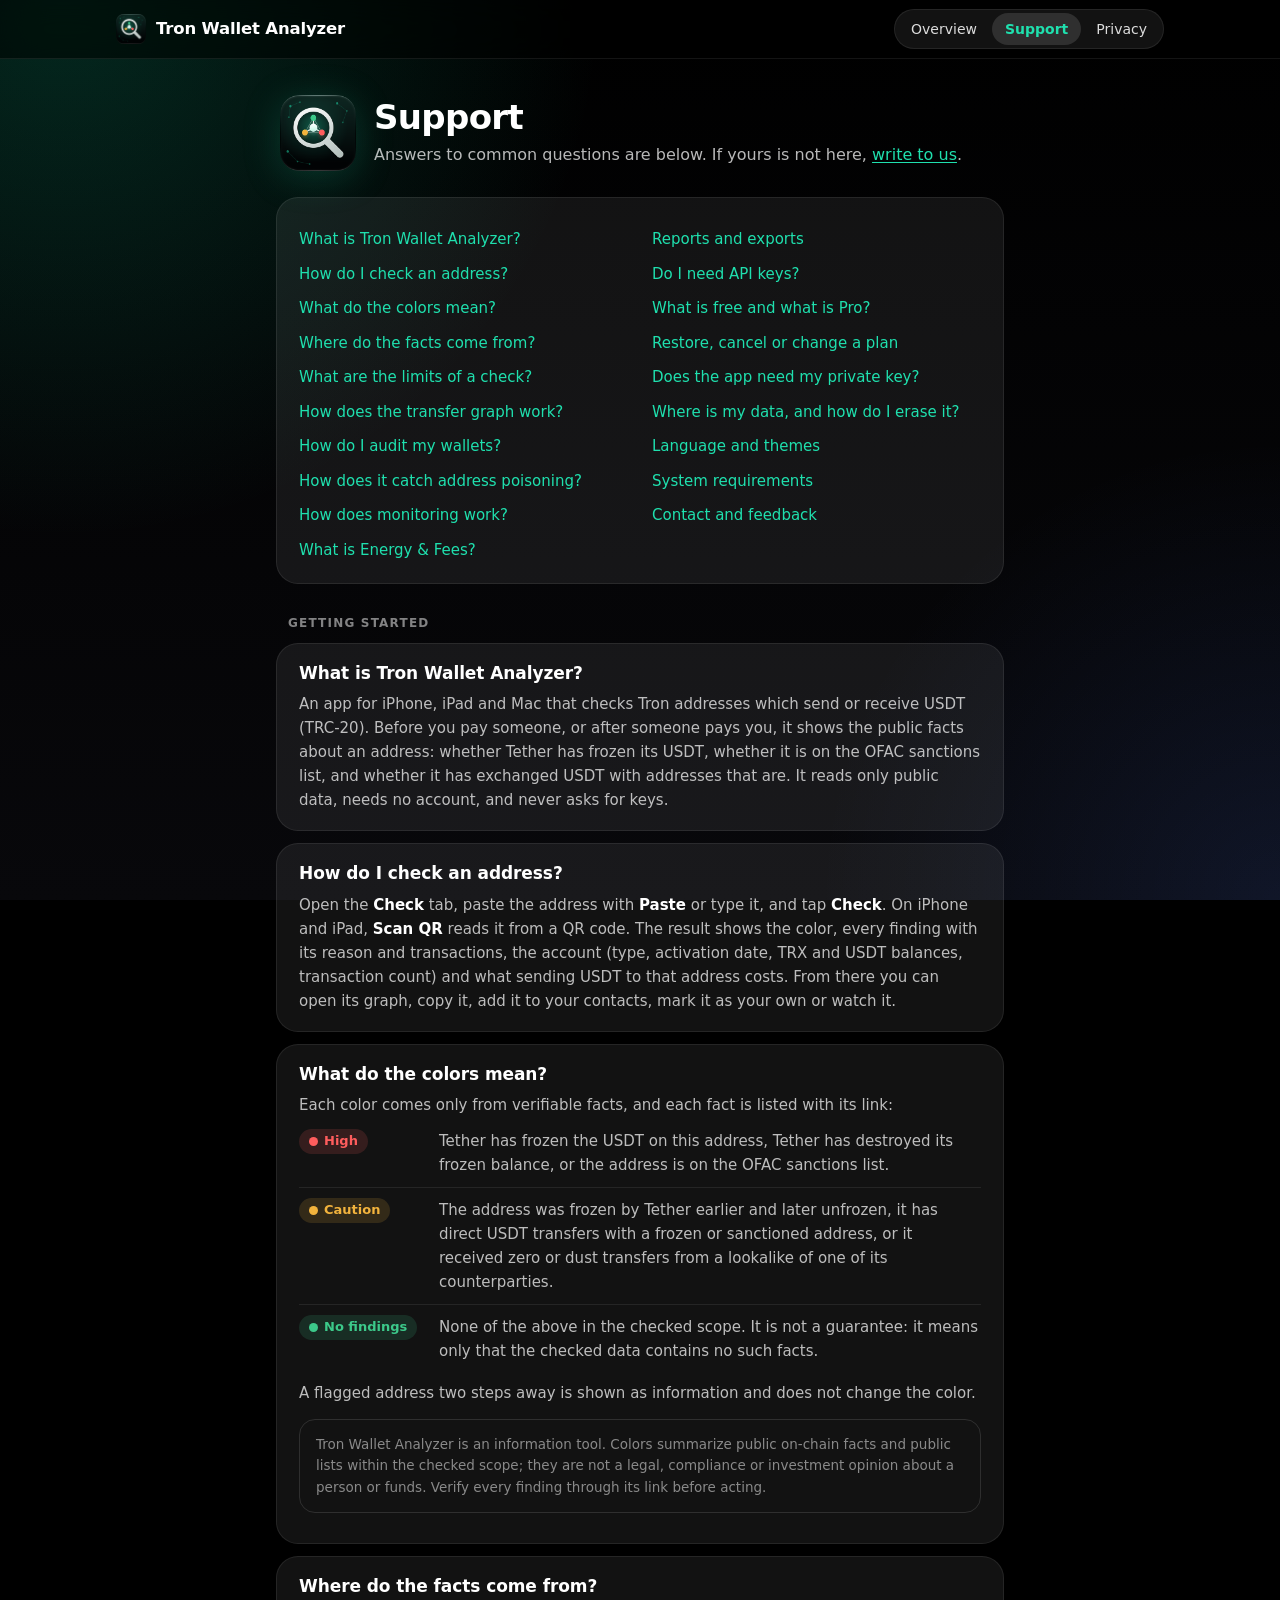
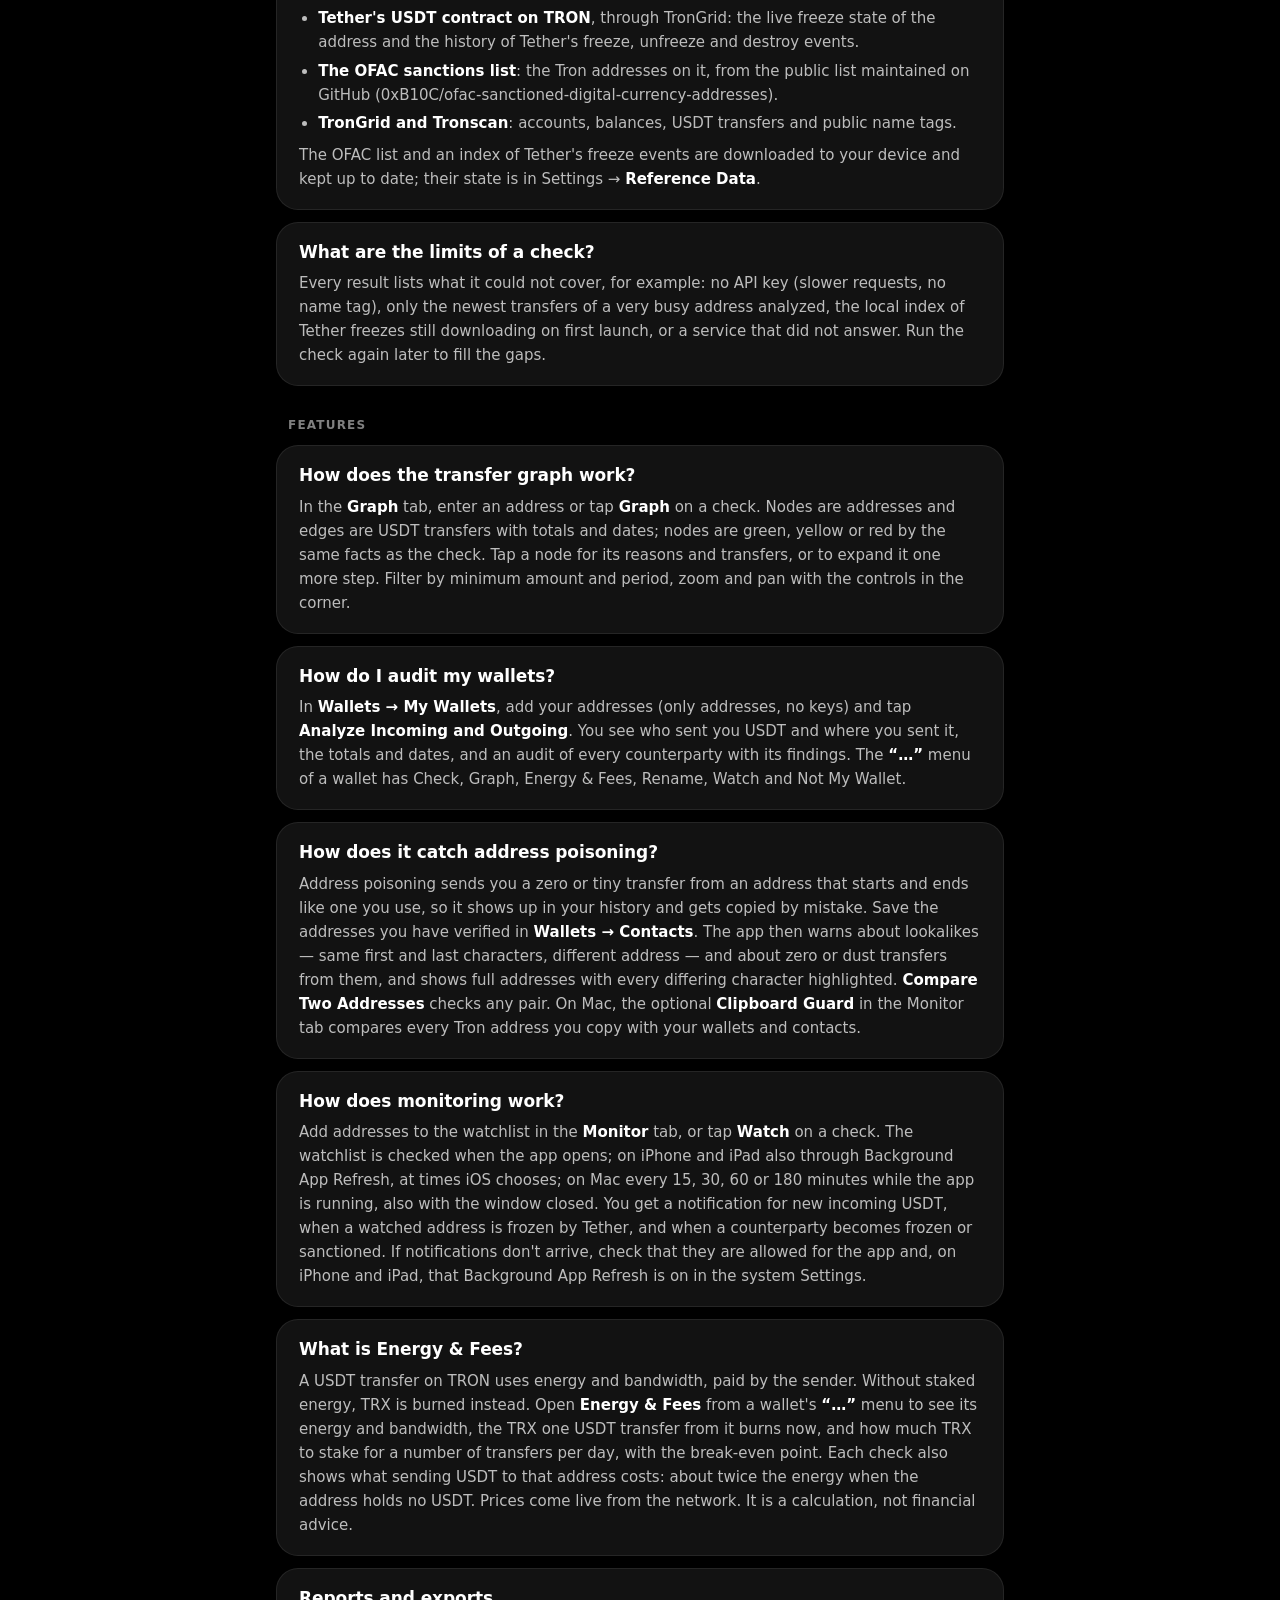
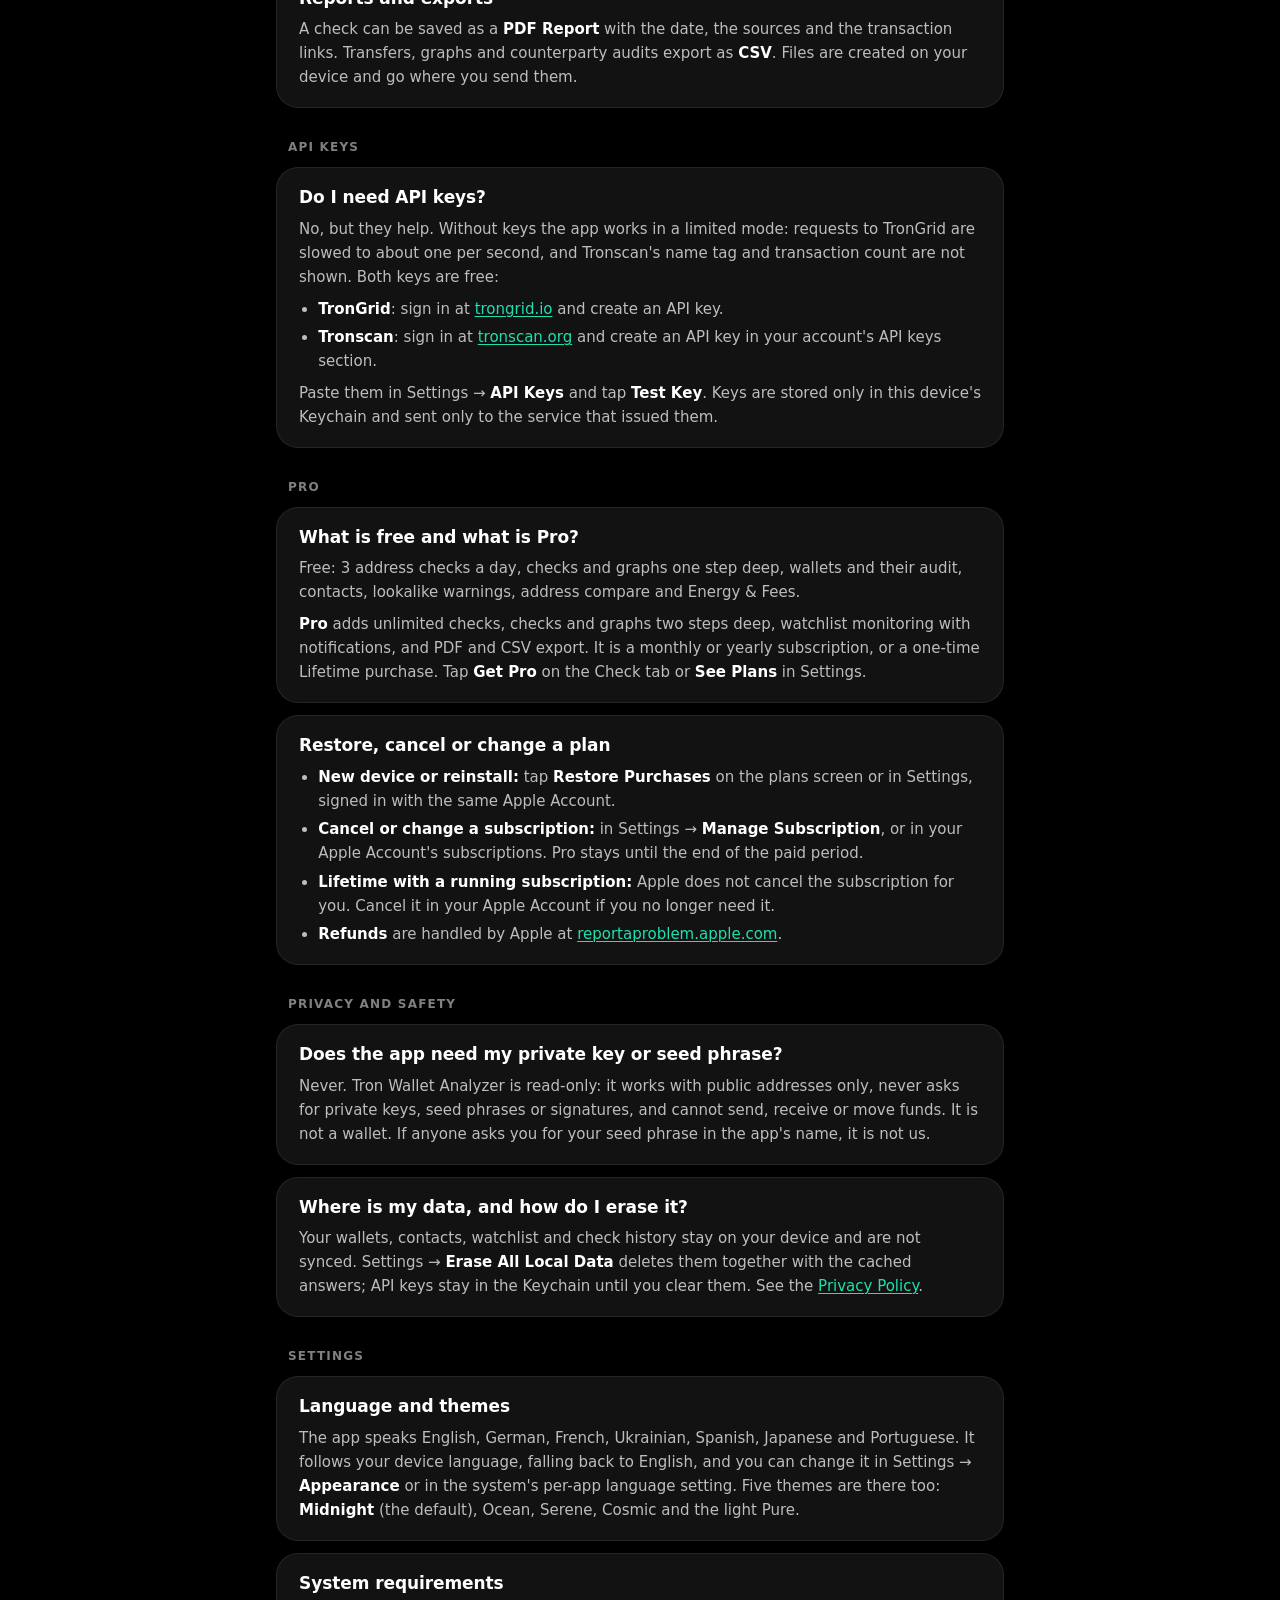
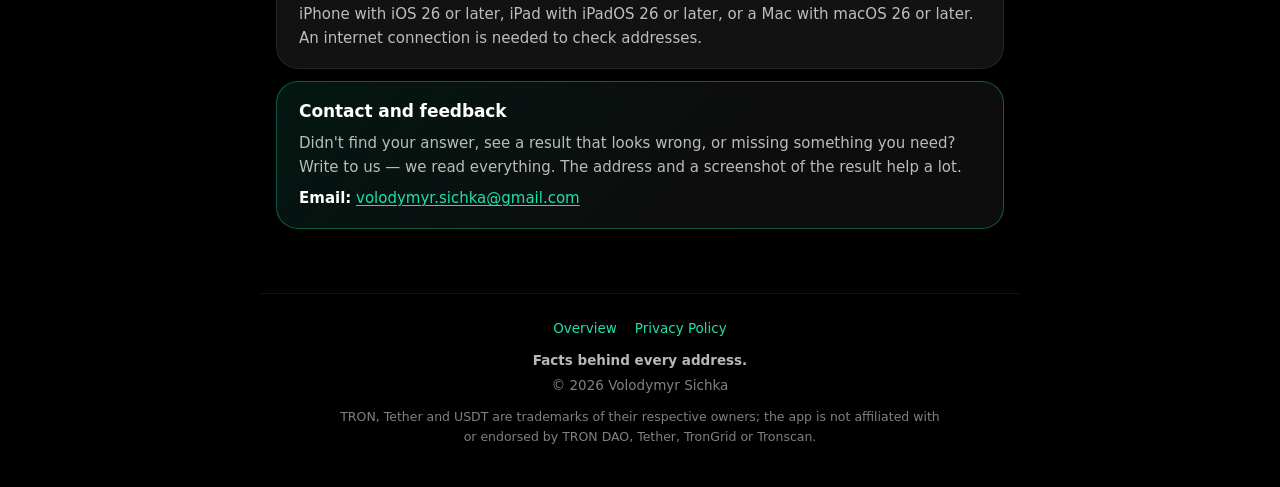
<file: support.html>
<!DOCTYPE html>
<html lang="en">

<head>
  <meta charset="UTF-8" />
  <meta name="viewport" content="width=device-width, initial-scale=1, viewport-fit=cover" />
  <title>Tron Wallet Analyzer — Support</title>
  <meta name="description" content="Answers to common questions about Tron Wallet Analyzer, the app that checks Tron addresses before you send USDT, and how to get in touch." />
  <meta name="theme-color" content="#000000" />
  <link rel="icon" type="image/png" href="assets/favicon.png" />
  <link rel="apple-touch-icon" href="assets/apple-touch-icon.png" />
  <link rel="stylesheet" href="assets/site.css" />
</head>

<body>
  <header class="bar">
    <div class="bar-inner">
      <a class="brand" href="marketing.html"><img src="assets/icon.png" alt="" /><span>Tron Wallet Analyzer</span></a>
      <nav class="nav" aria-label="Site">
        <a href="marketing.html">Overview</a>
        <a href="support.html" aria-current="page">Support</a>
        <a href="privacy-policy.html">Privacy</a>
      </nav>
    </div>
  </header>

  <main class="page">
    <div class="page-head">
      <img src="assets/icon.png" width="76" height="76" alt="Tron Wallet Analyzer app icon" />
      <div>
        <h1>Support</h1>
        <p>Answers to common questions are below. If yours is not here,
          <a href="#contact">write to us</a>.</p>
      </div>
    </div>

    <div class="card">
      <ul class="toc">
        <li><a href="#what">What is Tron Wallet Analyzer?</a></li>
        <li><a href="#check">How do I check an address?</a></li>
        <li><a href="#colors">What do the colors mean?</a></li>
        <li><a href="#sources">Where do the facts come from?</a></li>
        <li><a href="#limits">What are the limits of a check?</a></li>
        <li><a href="#graph">How does the transfer graph work?</a></li>
        <li><a href="#wallets">How do I audit my wallets?</a></li>
        <li><a href="#poisoning">How does it catch address poisoning?</a></li>
        <li><a href="#monitoring">How does monitoring work?</a></li>
        <li><a href="#energy">What is Energy &amp; Fees?</a></li>
        <li><a href="#reports">Reports and exports</a></li>
        <li><a href="#keys">Do I need API keys?</a></li>
        <li><a href="#pro">What is free and what is Pro?</a></li>
        <li><a href="#restore">Restore, cancel or change a plan</a></li>
        <li><a href="#keys-safe">Does the app need my private key?</a></li>
        <li><a href="#data">Where is my data, and how do I erase it?</a></li>
        <li><a href="#settings">Language and themes</a></li>
        <li><a href="#requirements">System requirements</a></li>
        <li><a href="#contact">Contact and feedback</a></li>
      </ul>
    </div>

    <p class="label">Getting started</p>

    <div class="card" id="what">
      <h3>What is Tron Wallet Analyzer?</h3>
      <p>
        An app for iPhone, iPad and Mac that checks Tron addresses which send or receive USDT
        (TRC-20). Before you pay someone, or after someone pays you, it shows the public facts
        about an address: whether Tether has frozen its USDT, whether it is on the OFAC
        sanctions list, and whether it has exchanged USDT with addresses that are. It reads only
        public data, needs no account, and never asks for keys.
      </p>
    </div>

    <div class="card" id="check">
      <h3>How do I check an address?</h3>
      <p>
        Open the <strong>Check</strong> tab, paste the address with <strong>Paste</strong> or
        type it, and tap <strong>Check</strong>. On iPhone and iPad, <strong>Scan QR</strong>
        reads it from a QR code. The result shows the color, every finding with its reason and
        transactions, the account (type, activation date, TRX and USDT balances, transaction
        count) and what sending USDT to that address costs. From there you can open its graph,
        copy it, add it to your contacts, mark it as your own or watch it.
      </p>
    </div>

    <div class="card" id="colors">
      <h3>What do the colors mean?</h3>
      <p>Each color comes only from verifiable facts, and each fact is listed with its link:</p>
      <ul class="levels">
        <li><span><span class="badge high">High</span></span>
          <span>Tether has frozen the USDT on this address, Tether has destroyed its frozen
            balance, or the address is on the OFAC sanctions list.</span></li>
        <li><span><span class="badge caution">Caution</span></span>
          <span>The address was frozen by Tether earlier and later unfrozen, it has direct USDT
            transfers with a frozen or sanctioned address, or it received zero or dust transfers
            from a lookalike of one of its counterparties.</span></li>
        <li><span><span class="badge no-findings">No findings</span></span>
          <span>None of the above in the checked scope. It is not a guarantee: it means only that
            the checked data contains no such facts.</span></li>
      </ul>
      <p>
        A flagged address two steps away is shown as information and does not change the color.
      </p>
      <div class="note">
        Tron Wallet Analyzer is an information tool. Colors summarize public on-chain facts and
        public lists within the checked scope; they are not a legal, compliance or investment
        opinion about a person or funds. Verify every finding through its link before acting.
      </div>
    </div>

    <div class="card" id="sources">
      <h3>Where do the facts come from?</h3>
      <ul>
        <li><strong>Tether's USDT contract on TRON</strong>, through TronGrid: the live freeze
          state of the address and the history of Tether's freeze, unfreeze and destroy events.</li>
        <li><strong>The OFAC sanctions list</strong>: the Tron addresses on it, from the public
          list maintained on GitHub (0xB10C/ofac-sanctioned-digital-currency-addresses).</li>
        <li><strong>TronGrid and Tronscan</strong>: accounts, balances, USDT transfers and public
          name tags.</li>
      </ul>
      <p>
        The OFAC list and an index of Tether's freeze events are downloaded to your device and
        kept up to date; their state is in Settings → <strong>Reference Data</strong>.
      </p>
    </div>

    <div class="card" id="limits">
      <h3>What are the limits of a check?</h3>
      <p>
        Every result lists what it could not cover, for example: no API key (slower requests,
        no name tag), only the newest transfers of a very busy address analyzed, the local index
        of Tether freezes still downloading on first launch, or a service that did not answer.
        Run the check again later to fill the gaps.
      </p>
    </div>

    <p class="label">Features</p>

    <div class="card" id="graph">
      <h3>How does the transfer graph work?</h3>
      <p>
        In the <strong>Graph</strong> tab, enter an address or tap <strong>Graph</strong> on a
        check. Nodes are addresses and edges are USDT transfers with totals and dates; nodes are
        green, yellow or red by the same facts as the check. Tap a node for its reasons and
        transfers, or to expand it one more step. Filter by minimum amount and period, zoom and
        pan with the controls in the corner.
      </p>
    </div>

    <div class="card" id="wallets">
      <h3>How do I audit my wallets?</h3>
      <p>
        In <strong>Wallets → My Wallets</strong>, add your addresses (only addresses, no keys)
        and tap <strong>Analyze Incoming and Outgoing</strong>. You see who sent you USDT and
        where you sent it, the totals and dates, and an audit of every counterparty with its
        findings. The <strong>“…”</strong> menu of a wallet has Check, Graph, Energy &amp; Fees,
        Rename, Watch and Not My Wallet.
      </p>
    </div>

    <div class="card" id="poisoning">
      <h3>How does it catch address poisoning?</h3>
      <p>
        Address poisoning sends you a zero or tiny transfer from an address that starts and ends
        like one you use, so it shows up in your history and gets copied by mistake. Save the
        addresses you have verified in <strong>Wallets → Contacts</strong>. The app then warns
        about lookalikes — same first and last characters, different address — and about zero or
        dust transfers from them, and shows full addresses with every differing character
        highlighted. <strong>Compare Two Addresses</strong> checks any pair. On Mac, the optional
        <strong>Clipboard Guard</strong> in the Monitor tab compares every Tron address you copy
        with your wallets and contacts.
      </p>
    </div>

    <div class="card" id="monitoring">
      <h3>How does monitoring work?</h3>
      <p>
        Add addresses to the watchlist in the <strong>Monitor</strong> tab, or tap
        <strong>Watch</strong> on a check. The watchlist is checked when the app opens; on iPhone
        and iPad also through Background App Refresh, at times iOS chooses; on Mac every 15, 30,
        60 or 180 minutes while the app is running, also with the window closed. You get a
        notification for new incoming USDT, when a watched address is frozen by Tether, and when
        a counterparty becomes frozen or sanctioned. If notifications don't arrive, check that
        they are allowed for the app and, on iPhone and iPad, that Background App Refresh is on
        in the system Settings.
      </p>
    </div>

    <div class="card" id="energy">
      <h3>What is Energy &amp; Fees?</h3>
      <p>
        A USDT transfer on TRON uses energy and bandwidth, paid by the sender. Without staked
        energy, TRX is burned instead. Open <strong>Energy &amp; Fees</strong> from a wallet's
        <strong>“…”</strong> menu to see its energy and bandwidth, the TRX one USDT transfer from
        it burns now, and how much TRX to stake for a number of transfers per day, with the
        break-even point. Each check also shows what sending USDT to that address costs: about
        twice the energy when the address holds no USDT. Prices come live from the network. It is
        a calculation, not financial advice.
      </p>
    </div>

    <div class="card" id="reports">
      <h3>Reports and exports</h3>
      <p>
        A check can be saved as a <strong>PDF Report</strong> with the date, the sources and the
        transaction links. Transfers, graphs and counterparty audits export as
        <strong>CSV</strong>. Files are created on your device and go where you send them.
      </p>
    </div>

    <p class="label">API keys</p>

    <div class="card" id="keys">
      <h3>Do I need API keys?</h3>
      <p>
        No, but they help. Without keys the app works in a limited mode: requests to TronGrid are
        slowed to about one per second, and Tronscan's name tag and transaction count are not
        shown. Both keys are free:
      </p>
      <ul>
        <li><strong>TronGrid</strong>: sign in at
          <a href="https://www.trongrid.io/dashboard/keys">trongrid.io</a> and create an API key.</li>
        <li><strong>Tronscan</strong>: sign in at <a href="https://tronscan.org/">tronscan.org</a>
          and create an API key in your account's API keys section.</li>
      </ul>
      <p>
        Paste them in Settings → <strong>API Keys</strong> and tap <strong>Test Key</strong>.
        Keys are stored only in this device's Keychain and sent only to the service that issued
        them.
      </p>
    </div>

    <p class="label">Pro</p>

    <div class="card" id="pro">
      <h3>What is free and what is Pro?</h3>
      <p>
        Free: 3 address checks a day, checks and graphs one step deep, wallets and their audit,
        contacts, lookalike warnings, address compare and Energy &amp; Fees.
      </p>
      <p>
        <strong>Pro</strong> adds unlimited checks, checks and graphs two steps deep, watchlist
        monitoring with notifications, and PDF and CSV export. It is a monthly or yearly
        subscription, or a one-time Lifetime purchase. Tap <strong>Get Pro</strong> on the Check
        tab or <strong>See Plans</strong> in Settings.
      </p>
    </div>

    <div class="card" id="restore">
      <h3>Restore, cancel or change a plan</h3>
      <ul>
        <li><strong>New device or reinstall:</strong> tap <strong>Restore Purchases</strong> on
          the plans screen or in Settings, signed in with the same Apple Account.</li>
        <li><strong>Cancel or change a subscription:</strong> in Settings →
          <strong>Manage Subscription</strong>, or in your Apple Account's subscriptions. Pro
          stays until the end of the paid period.</li>
        <li><strong>Lifetime with a running subscription:</strong> Apple does not cancel the
          subscription for you. Cancel it in your Apple Account if you no longer need it.</li>
        <li><strong>Refunds</strong> are handled by Apple at
          <a href="https://reportaproblem.apple.com/">reportaproblem.apple.com</a>.</li>
      </ul>
    </div>

    <p class="label">Privacy and safety</p>

    <div class="card" id="keys-safe">
      <h3>Does the app need my private key or seed phrase?</h3>
      <p>
        Never. Tron Wallet Analyzer is read-only: it works with public addresses only, never asks
        for private keys, seed phrases or signatures, and cannot send, receive or move funds. It
        is not a wallet. If anyone asks you for your seed phrase in the app's name, it is not us.
      </p>
    </div>

    <div class="card" id="data">
      <h3>Where is my data, and how do I erase it?</h3>
      <p>
        Your wallets, contacts, watchlist and check history stay on your device and are not
        synced. Settings → <strong>Erase All Local Data</strong> deletes them together with the
        cached answers; API keys stay in the Keychain until you clear them. See the
        <a href="privacy-policy.html">Privacy Policy</a>.
      </p>
    </div>

    <p class="label">Settings</p>

    <div class="card" id="settings">
      <h3>Language and themes</h3>
      <p>
        The app speaks English, German, French, Ukrainian, Spanish, Japanese and Portuguese. It
        follows your device language, falling back to English, and you can change it in Settings
        → <strong>Appearance</strong> or in the system's per-app language setting. Five themes
        are there too: <strong>Midnight</strong> (the default), Ocean, Serene, Cosmic and the
        light Pure.
      </p>
    </div>

    <div class="card" id="requirements">
      <h3>System requirements</h3>
      <p>
        iPhone with iOS 26 or later, iPad with iPadOS 26 or later, or a Mac with macOS 26 or
        later. An internet connection is needed to check addresses.
      </p>
    </div>

    <div class="card short" id="contact">
      <h3>Contact and feedback</h3>
      <p>
        Didn't find your answer, see a result that looks wrong, or missing something you need?
        Write to us — we read everything. The address and a screenshot of the result help a lot.
      </p>
      <p>
        <strong>Email:</strong>
        <a href="mailto:volodymyr.sichka@gmail.com?subject=Tron%20Wallet%20Analyzer%20support">volodymyr.sichka@gmail.com</a>
      </p>
    </div>
  </main>

  <footer class="foot">
    <nav aria-label="Footer">
      <a href="marketing.html">Overview</a>
      <a href="privacy-policy.html">Privacy Policy</a>
    </nav>
    <p class="motto">Facts behind every address.</p>
    <p>© 2026 Volodymyr Sichka</p>
    <p class="legal">TRON, Tether and USDT are trademarks of their respective owners; the app is not
      affiliated with or endorsed by TRON DAO, Tether, TronGrid or Tronscan.</p>
  </footer>
</body>

</html>
</file>
<file: assets/site.css>
/*
  Tron Wallet Analyzer — shared style for the website.

  The colours and shapes are the app's Midnight theme (Theme.swift and
  Components.swift in the app's source): a black ground with a soft mint glow
  at the top and a blue one at the bottom, translucent rounded cards, small
  spaced capitals for section headers, a mint accent, addresses in a
  monospaced face with the first and last four characters bold, and the risk
  colours, which never change meaning.
*/

:root {
  color-scheme: dark;

  --ground: #000000;
  --ground-end: #08080b;
  --ink: #ffffff;
  --ink-2: rgba(255, 255, 255, 0.72);
  --muted: rgba(255, 255, 255, 0.5);
  --card: rgba(255, 255, 255, 0.07);
  --card-solid: #121414;
  --field: rgba(255, 255, 255, 0.08);
  --hairline: rgba(255, 255, 255, 0.08);
  --hairline-strong: rgba(255, 255, 255, 0.14);
  --accent: #1fe0ae;
  --accent-soft: rgba(31, 224, 174, 0.14);
  --on-accent: #0b0f17;
  --glow-mint: rgba(18, 201, 154, 0.2);
  --glow-blue: rgba(77, 124, 255, 0.12);

  /* Risk colours of the dark themes */
  --no-findings: #3cc98a;
  --caution: #f2b33d;
  --high: #ff5d5d;

  --text: -apple-system, BlinkMacSystemFont, system-ui, "SF Pro Text", "Segoe UI", Roboto,
    Helvetica, Arial, sans-serif;
  --display: -apple-system, BlinkMacSystemFont, system-ui, "SF Pro Display", "Segoe UI", Roboto,
    Helvetica, Arial, sans-serif;
  --mono: ui-monospace, "SF Mono", SFMono-Regular, Menlo, Consolas, monospace;
}

*,
*::before,
*::after {
  box-sizing: border-box;
}

html {
  -webkit-text-size-adjust: 100%;
  background: var(--ground);
}

body {
  margin: 0;
  font-family: var(--text);
  font-size: 16px;
  line-height: 1.6;
  color: var(--ink);
  background-color: var(--ground);
  /* ThemeBackground: the palette's first colour glows top left, its fourth bottom right. */
  background-image: radial-gradient(70vmax 70vmax at 5% 0%, var(--glow-mint), transparent 60%),
    radial-gradient(60vmax 60vmax at 100% 100%, var(--glow-blue), transparent 60%),
    linear-gradient(180deg, var(--ground), var(--ground-end));
  background-attachment: fixed;
  -webkit-font-smoothing: antialiased;
}

img {
  max-width: 100%;
  height: auto;
}

a {
  color: var(--accent);
  text-underline-offset: 2px;
  text-decoration-thickness: 1px;
}

a:hover {
  text-decoration-thickness: 2px;
}

:focus-visible {
  outline: 2px solid var(--accent);
  outline-offset: 2px;
  border-radius: 6px;
}

strong {
  font-weight: 650;
}

code,
.addr {
  font-family: var(--mono);
  font-size: 0.92em;
}

/* AddressText: the first and last four characters carry the address. */
.addr {
  color: var(--ink-2);
  overflow-wrap: anywhere;
}

.addr b {
  color: var(--ink);
  font-weight: 700;
}

kbd {
  font-family: var(--text);
  font-size: 0.8em;
  font-weight: 600;
  padding: 1px 6px;
  border-radius: 6px;
  background: var(--field);
  border: 1px solid var(--hairline-strong);
  white-space: nowrap;
}

/* ---------------------------------------------------------------- Top bar */

/* A dark glass bar, like the app's toolbars over the Midnight ground. */
.bar {
  position: sticky;
  top: 0;
  z-index: 10;
  padding-top: env(safe-area-inset-top);
  background: rgba(0, 0, 0, 0.55);
  -webkit-backdrop-filter: saturate(160%) blur(20px);
  backdrop-filter: saturate(160%) blur(20px);
  border-bottom: 1px solid var(--hairline);
}

.bar-inner {
  max-width: 1080px;
  margin: 0 auto;
  height: 58px;
  padding: 0 16px;
  display: flex;
  align-items: center;
  gap: 12px;
}

.brand {
  display: flex;
  align-items: center;
  gap: 10px;
  color: inherit;
  text-decoration: none;
  font-weight: 700;
  font-size: 16.5px;
  letter-spacing: -0.01em;
  flex-shrink: 0;
}

.brand img {
  width: 30px;
  height: 30px;
}

/* The tab bar: a capsule with the current page in a lighter pill and mint text. */
.nav {
  margin-left: auto;
  display: flex;
  gap: 2px;
  padding: 3px;
  border-radius: 999px;
  background: var(--card);
  border: 1px solid var(--hairline);
}

.nav a {
  color: var(--ink);
  text-decoration: none;
  font-size: 14px;
  font-weight: 500;
  padding: 5px 13px;
  border-radius: 999px;
  opacity: 0.85;
}

.nav a:hover {
  background: var(--field);
  opacity: 1;
}

.nav a[aria-current="page"] {
  background: rgba(255, 255, 255, 0.12);
  color: var(--accent);
  font-weight: 650;
  opacity: 1;
}

@media (max-width: 520px) {
  .brand span {
    display: none;
  }

  .nav a {
    padding: 5px 11px;
  }
}

/* ---------------------------------------------------------------- Documents */

.page {
  max-width: 760px;
  margin: 0 auto;
  padding: 36px 16px 24px;
}

/* A large title over the ground, as on every tab of the app, with the icon beside it. */
.page-head {
  display: flex;
  gap: 18px;
  align-items: center;
  margin: 0 4px 26px;
}

.page-head img {
  width: 76px;
  height: 76px;
  flex-shrink: 0;
  filter: drop-shadow(0 6px 18px rgba(31, 224, 174, 0.18));
}

.page-head h1 {
  font-family: var(--display);
  font-size: 34px;
  line-height: 1.12;
  letter-spacing: -0.02em;
  margin: 0 0 6px;
}

.page-head p {
  margin: 0;
  color: var(--ink-2);
}

@media (max-width: 520px) {
  .page-head {
    flex-direction: column;
    align-items: flex-start;
  }

  .page-head h1 {
    font-size: 29px;
  }
}

/* SectionHeader: small, spaced, half-white capitals. */
.label {
  font-size: 12px;
  font-weight: 600;
  text-transform: uppercase;
  letter-spacing: 0.1em;
  color: var(--muted);
  margin: 30px 12px 10px;
}

/* GroupCard */
.card {
  background: var(--card);
  border: 1px solid var(--hairline);
  border-radius: 22px;
  padding: 18px 22px;
  margin-bottom: 12px;
}

.card h2,
.card h3 {
  font-size: 17px;
  line-height: 1.35;
  margin: 0 0 6px;
  letter-spacing: -0.005em;
}

.card p,
.card li {
  font-size: 15px;
  color: var(--ink-2);
}

.card strong {
  color: var(--ink);
}

.card p {
  margin: 0.5em 0;
}

.card p:last-child {
  margin-bottom: 0;
}

.card ul {
  margin: 0.5em 0 0;
  padding-left: 1.2em;
}

.card li + li {
  margin-top: 0.3em;
}

/* The summary card: mint edge like a selected row. */
.short {
  border-color: rgba(31, 224, 174, 0.35);
  background: linear-gradient(135deg, rgba(31, 224, 174, 0.1), rgba(255, 255, 255, 0.05) 60%);
}

/* DisclaimerNote: an outlined box in muted text. */
.note {
  border: 1px solid rgba(255, 255, 255, 0.12);
  border-radius: 16px;
  padding: 14px 16px;
  color: var(--muted);
  font-size: 13.5px;
  margin: 14px 0 12px;
}

/* Anchored cards stop below the sticky bar. */
[id] {
  scroll-margin-top: 76px;
}

.card .toc,
.card .levels {
  padding-left: 0;
}

.toc {
  columns: 2 230px;
  column-gap: 24px;
  margin: 0;
  padding: 0;
  list-style: none;
}

.toc li {
  break-inside: avoid;
  font-size: 15px;
  padding: 3px 0;
}

.toc a {
  text-decoration: none;
}

.toc a:hover {
  text-decoration: underline;
}

/* RiskBadge: a coloured dot and title in a tinted capsule. */
.badge {
  display: inline-flex;
  align-items: center;
  gap: 6px;
  padding: 2px 10px;
  border-radius: 999px;
  font-size: 13px;
  font-weight: 600;
  white-space: nowrap;
  vertical-align: 1px;
}

.badge::before {
  content: "";
  width: 9px;
  height: 9px;
  border-radius: 50%;
  background: currentColor;
}

.badge.no-findings {
  color: var(--no-findings);
  background: rgba(60, 201, 138, 0.15);
}

.badge.caution {
  color: var(--caution);
  background: rgba(242, 179, 61, 0.15);
}

.badge.high {
  color: var(--high);
  background: rgba(255, 93, 93, 0.15);
}

/* Rows of a card, each with a badge on the left: the levels explained. */
.levels {
  list-style: none;
  margin: 10px 0 0;
  padding: 0;
}

.card .levels li {
  display: grid;
  grid-template-columns: 128px 1fr;
  gap: 12px;
  align-items: start;
  padding: 10px 0;
  margin: 0;
  border-top: 1px solid var(--hairline);
}

.card .levels li:first-child {
  border-top: 0;
  padding-top: 4px;
}

@media (max-width: 520px) {
  .card .levels li {
    grid-template-columns: 1fr;
    gap: 6px;
  }
}

/* ---------------------------------------------------------------- Footer */

.foot {
  max-width: 760px;
  margin: 28px auto 0;
  padding: 24px 16px calc(40px + env(safe-area-inset-bottom));
  text-align: center;
  color: var(--muted);
  font-size: 13.5px;
  border-top: 1px solid var(--hairline);
}

.foot p {
  margin: 4px 0;
}

.foot nav {
  display: flex;
  justify-content: center;
  flex-wrap: wrap;
  gap: 6px 18px;
  margin-bottom: 10px;
}

.foot nav a {
  font-weight: 500;
  text-decoration: none;
}

.foot nav a:hover {
  text-decoration: underline;
}

.foot .legal {
  font-size: 12.5px;
  max-width: 600px;
  margin: 10px auto 0;
}

.motto {
  color: var(--ink-2);
  font-weight: 600;
}

/* ---------------------------------------------------------------- Landing page */

/* The hero stands at the root of a transfer graph, like the App Store header. */
.hero {
  position: relative;
  overflow: hidden;
  background: radial-gradient(900px 520px at 50% 30%, rgba(31, 224, 174, 0.16), transparent 70%);
}

/* The graph fades out toward the middle, so on any width the text stays on a clean ground. */
.hero::before {
  content: "";
  position: absolute;
  inset: 0;
  background: url("network.svg") center top / 1600px auto no-repeat;
  -webkit-mask-image: radial-gradient(closest-side at 50% 34%, transparent 55%, #000 95%);
  mask-image: radial-gradient(closest-side at 50% 34%, transparent 55%, #000 95%);
  pointer-events: none;
}

@media (max-width: 640px) {
  .hero::before {
    opacity: 0.4;
  }
}

.hero-inner {
  position: relative;
  max-width: 1080px;
  margin: 0 auto;
  padding: 72px 16px 0;
  text-align: center;
}

/* An address as the check shows it, with its badge. */
.chip {
  display: inline-flex;
  align-items: center;
  flex-wrap: wrap;
  justify-content: center;
  gap: 8px 12px;
  max-width: 100%;
  padding: 9px 10px 9px 18px;
  margin-bottom: 26px;
  border-radius: 999px;
  background: rgba(10, 14, 14, 0.75);
  border: 1px solid var(--hairline-strong);
  box-shadow: 0 8px 28px rgba(0, 0, 0, 0.5);
  -webkit-backdrop-filter: blur(10px);
  backdrop-filter: blur(10px);
}

.chip .addr {
  font-size: 14px;
}

@media (max-width: 460px) {
  .chip {
    border-radius: 18px;
    padding: 10px 14px;
  }

  .chip .addr {
    font-size: 12.5px;
  }
}

.kicker {
  font-size: 13px;
  font-weight: 700;
  letter-spacing: 0.16em;
  text-transform: uppercase;
  color: var(--accent);
  margin: 0 0 12px;
}

.hero h1 {
  font-family: var(--display);
  font-size: clamp(36px, 6.4vw, 64px);
  line-height: 1.03;
  letter-spacing: -0.025em;
  margin: 0 auto 18px;
  max-width: 860px;
  text-shadow: 0 0 40px rgba(31, 224, 174, 0.25);
}

.mint {
  color: var(--accent);
}

.hero .lede {
  font-size: clamp(16px, 2.2vw, 19px);
  color: var(--ink-2);
  max-width: 660px;
  margin: 0 auto 28px;
}

.actions {
  display: flex;
  justify-content: center;
  flex-wrap: wrap;
  gap: 10px;
}

/* PrimaryButton and ActionButton */
.button {
  display: inline-flex;
  align-items: center;
  gap: 8px;
  font-weight: 600;
  font-size: 16px;
  padding: 12px 24px;
  border-radius: 14px;
  text-decoration: none;
}

.button.primary {
  background: var(--accent);
  color: var(--on-accent);
  box-shadow: 0 6px 24px rgba(31, 224, 174, 0.28);
}

.button.ghost {
  color: var(--ink);
  background: rgba(255, 255, 255, 0.09);
  border: 1px solid var(--hairline);
}

.button:hover {
  text-decoration: none;
  filter: brightness(1.08);
}

.requires {
  font-size: 13.5px;
  color: var(--muted);
  margin: 16px 0 0;
}

.devices {
  display: block;
  width: min(1060px, 100%);
  margin: 34px auto 0;
}

.wide {
  max-width: 1080px;
  margin: 0 auto;
  padding: 0 16px;
}

.feature {
  display: grid;
  grid-template-columns: 1fr 1fr;
  align-items: center;
  gap: 40px;
  padding: 64px 0 8px;
}

.feature.flip .feature-text {
  order: 2;
}

.feature-art {
  display: flex;
  justify-content: center;
}

.feature-art img.phone {
  width: 320px;
}

/* The iPhone Duo's outer screen is wider than a phone's. */
.feature-art img.duo {
  width: 400px;
}

.feature-art img.tablet {
  width: 440px;
}

.feature-art img.laptop {
  width: 640px;
}

.feature .label,
.section-head .label {
  margin: 0 auto 10px;
  color: var(--accent);
  letter-spacing: 0.14em;
}

.feature h2 {
  font-family: var(--display);
  font-size: clamp(28px, 3.6vw, 40px);
  line-height: 1.08;
  letter-spacing: -0.02em;
  margin: 0 0 14px;
}

.feature p {
  margin: 0 0 14px;
  font-size: 17px;
  color: var(--ink-2);
}

/* List bullets drawn as graph nodes: a mint dot with a soft glow. */
.nodes {
  list-style: none;
  margin: 0;
  padding: 0;
}

.nodes li {
  position: relative;
  padding-left: 26px;
  margin: 9px 0;
  font-size: 16px;
}

.nodes li::before {
  content: "";
  position: absolute;
  left: 3px;
  top: 0.55em;
  width: 10px;
  height: 10px;
  border-radius: 50%;
  background: var(--accent);
  box-shadow: 0 0 10px rgba(31, 224, 174, 0.7);
}

@media (max-width: 760px) {
  .feature {
    grid-template-columns: 1fr;
    gap: 22px;
    padding-top: 52px;
  }

  .feature.flip .feature-text {
    order: 0;
  }

  .feature-art img.phone {
    width: 270px;
  }

  .feature-art img.duo {
    width: 330px;
  }
}

.section-head {
  text-align: center;
  padding: 80px 0 26px;
}

.section-head h2 {
  font-family: var(--display);
  font-size: clamp(28px, 3.6vw, 40px);
  line-height: 1.08;
  letter-spacing: -0.02em;
  margin: 0;
}

.section-head p {
  color: var(--ink-2);
  max-width: 620px;
  margin: 12px auto 0;
}

.grid {
  display: grid;
  grid-template-columns: repeat(3, 1fr);
  gap: 14px;
}

.grid .card {
  margin: 0;
  padding: 20px 22px 22px;
}

.grid .card h3 {
  font-size: 17px;
  margin: 12px 0 6px;
}

.grid .card p {
  margin: 0;
}

/* IconTile: a mint rounded square with a dark glyph. */
.glyph {
  width: 38px;
  height: 38px;
  display: block;
  border-radius: 10px;
  background: var(--accent);
  padding: 8px;
}

.glyph * {
  fill: none;
  stroke: var(--on-accent);
  stroke-width: 2;
  stroke-linecap: round;
  stroke-linejoin: round;
}

@media (max-width: 900px) {
  .grid {
    grid-template-columns: repeat(2, 1fr);
  }
}

@media (max-width: 560px) {
  .grid {
    grid-template-columns: 1fr;
  }
}

/* Free and Pro side by side. */
.plans {
  display: grid;
  grid-template-columns: 1fr 1fr;
  gap: 14px;
  max-width: 860px;
  margin: 0 auto;
}

.plans .card {
  margin: 0;
  padding: 22px 24px 24px;
}

.plans .card.pro {
  border-color: rgba(31, 224, 174, 0.35);
  background: linear-gradient(160deg, rgba(31, 224, 174, 0.12), rgba(255, 255, 255, 0.05) 55%);
}

.plans h3 {
  font-family: var(--display);
  font-size: 22px;
  margin: 0 0 4px;
}

.plans .card > p {
  margin: 0 0 12px;
}

.plans .nodes {
  padding-left: 0;
}

.plans .nodes li {
  font-size: 15px;
  color: var(--ink-2);
}

.plans .card:not(.pro) .nodes li::before {
  background: rgba(255, 255, 255, 0.55);
  box-shadow: none;
}

@media (max-width: 640px) {
  .plans {
    grid-template-columns: 1fr;
  }
}

.closing {
  text-align: center;
  padding: 84px 0 40px;
}

.closing img {
  width: 104px;
  height: 104px;
  filter: drop-shadow(0 10px 30px rgba(31, 224, 174, 0.25));
}

.closing h2 {
  font-family: var(--display);
  font-size: clamp(28px, 3.6vw, 38px);
  letter-spacing: -0.02em;
  margin: 18px 0 6px;
}

.closing p {
  color: var(--ink-2);
  margin: 0 0 24px;
}
</file>
